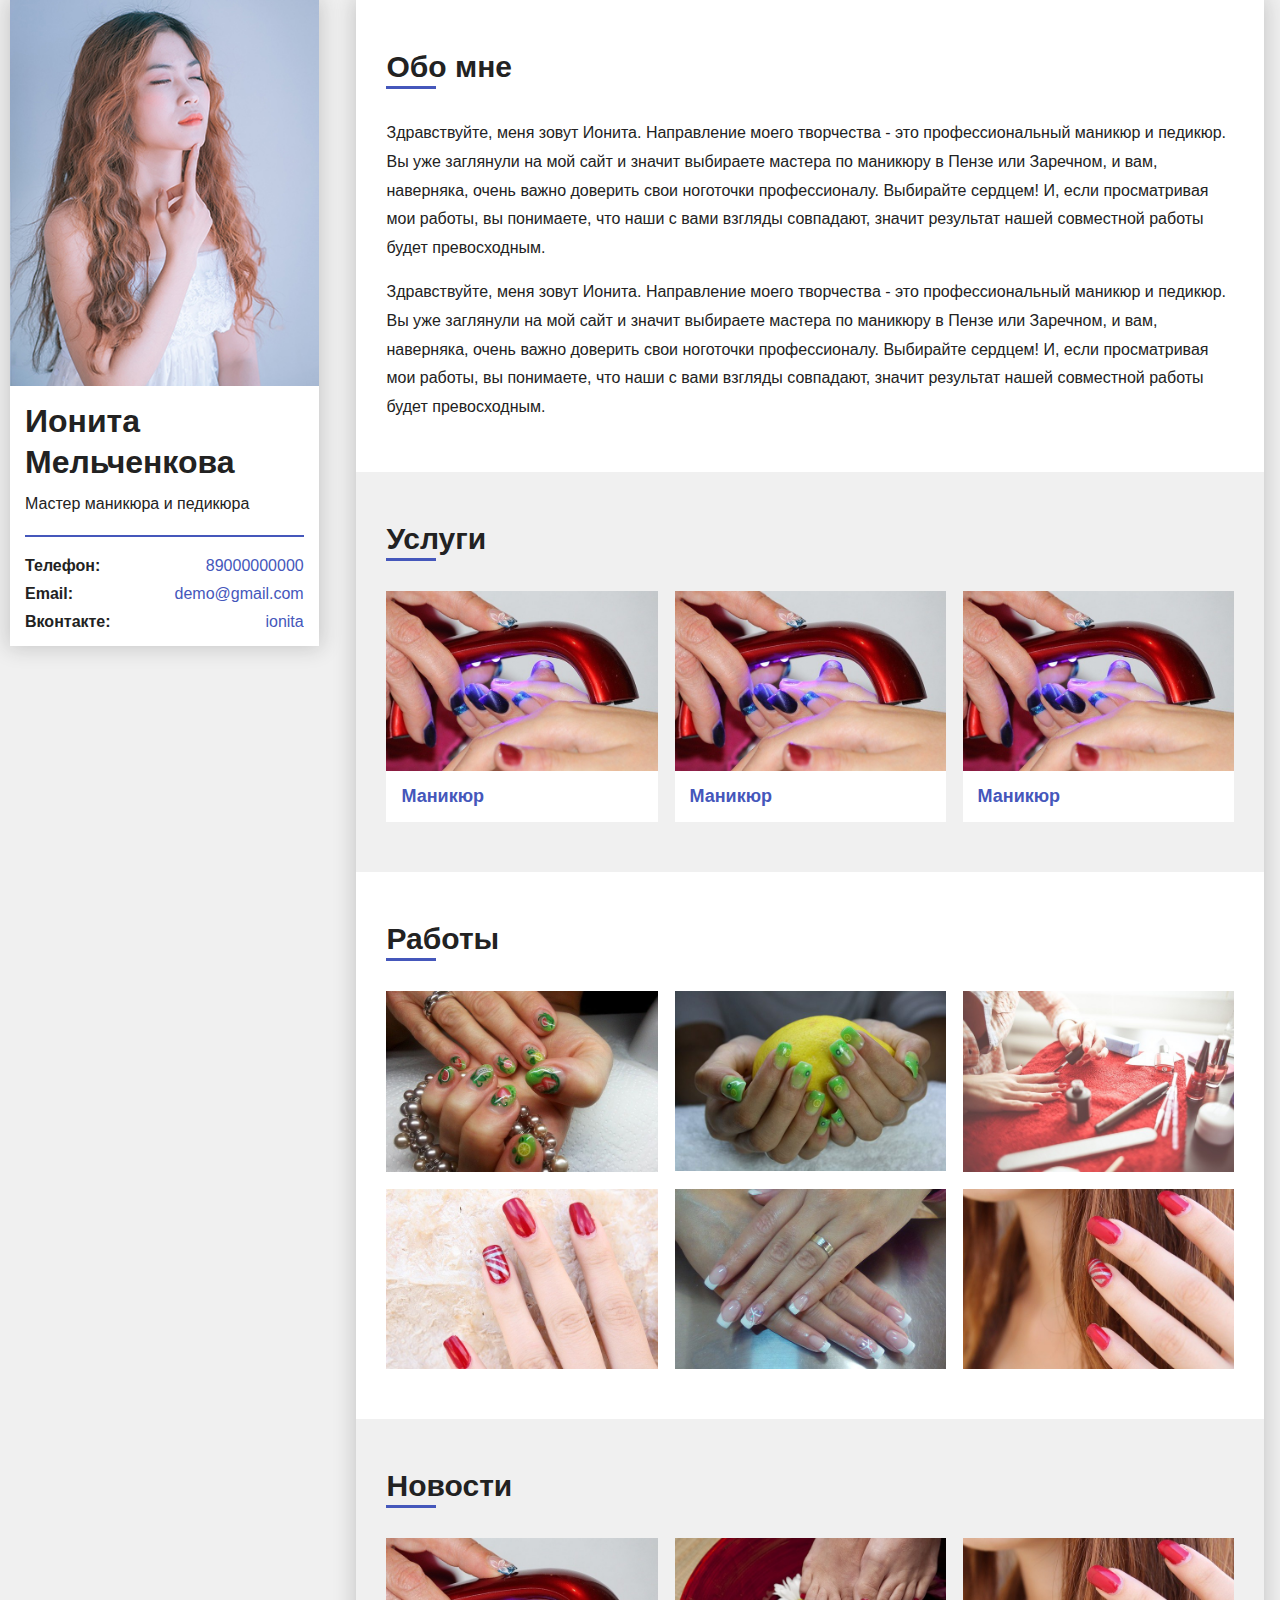
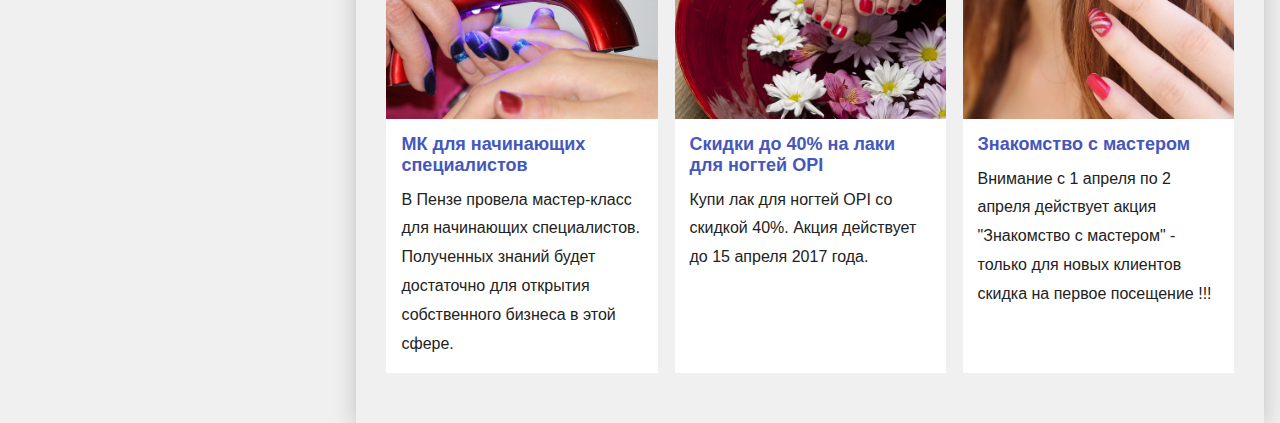
<file: index.html>
﻿<!DOCTYPE html>
<html lang="ru">
<head>
<meta charset="utf-8">
    <meta name="viewport" content="width=device-width, initial-scale=1">
    <title>Личный сайт Иониты Мельченкова</title>
<link rel="stylesheet" href="css/style.css">
</head>
<body>
    <div class="main-container">
        <div class="profile">
            <div class="profile__preview">
                <img class="responsive-img" src="images/avatar.jpg" alt="Фотография Иониты Мельченковой">
            </div>
            <div class="profile__body">
                <div class="profile__group">
                    <h1 class="title title_l profile__title">
                        <span class="profile__name">Ионита Мельченкова</span>
                        <span class="profile__post">Мастер маникюра и педикюра</span>
                    </h1>
                </div>
                <div class="profile__group">
                    <div class="profile__row">
                        <span class="profile__param">Телефон:</span>
                        <a href="tel:+79000000000" class="profile__value">89000000000</a>
                    </div>
                    <div class="profile__row">
                        <span class="profile__param">Email:</span>
                        <a href="mailto:demo@gmail.com" class="profile__value">demo@gmail.com</a>
                    </div>
                    <div class="profile__row">
                        <span class="profile__param">Вконтакте:</span>
                        <a href="https://vk.com" class="profile__value">ionita</a>
                    </div>
                </div>
            </div>
        </div>
        <main class="content">
            <section class="section">
                <h2 class="title title_m section__title">Обо мне</h2>
                <div class="section__content">
                    <p>
                        Здравствуйте, меня зовут Ионита. Направление моего творчества - это профессиональный маникюр и педикюр.
                        Вы уже заглянули на мой сайт и значит выбираете мастера по маникюру в Пензе или Заречном,
                        и вам, наверняка, очень важно доверить свои ноготочки профессионалу. Выбирайте сердцем!
                        И, если просматривая мои работы, вы понимаете, что наши с вами взгляды совпадают,
                        значит результат нашей совместной работы будет превосходным.
                    </p>
                    <p>
                        Здравствуйте, меня зовут Ионита. Направление моего творчества - это профессиональный маникюр и педикюр.
                        Вы уже заглянули на мой сайт и значит выбираете мастера по маникюру в Пензе или Заречном,
                        и вам, наверняка, очень важно доверить свои ноготочки профессионалу. Выбирайте сердцем!
                        И, если просматривая мои работы, вы понимаете, что наши с вами взгляды совпадают,
                        значит результат нашей совместной работы будет превосходным.
                    </p>
                </div>
            </section>
            <section class="section">
                <h2 class="title title_m section__title">Услуги</h2>
                <div class="section__content">
                    <div class="post">
                        <a href="#0" class="post__item">
                            <div class="post__preview">
                                <img src="images/post1.jpg" alt="Изображение для услуги маникюр">
                            </div>
                            <div class="post__body">
                                <h3 class="title title_s">Маникюр</h3>
                            </div>
                        </a>
                    </div>
                    <div class="post">
                        <a href="#0" class="post__item">
                            <div class="post__preview">
                                <img src="images/post1.jpg" alt="Изображение для услуги маникюр">
                            </div>
                            <div class="post__body">
                                <h3 class="title title_s">Маникюр</h3>
                            </div>
                        </a>
                    </div>
                    <div class="post">
                        <a href="#0" class="post__item">
                            <div class="post__preview">
                                <img src="images/post1.jpg" alt="Изображение для услуги маникюр">
                            </div>
                            <div class="post__body">
                                <h3 class="title title_s">Маникюр</h3>
                            </div>
                        </a>
                    </div>
                </div>
            </section>
            <section class="section">
                <h2 class="title title_m section__title">Работы</h2>
                <div class="section__content">
                    <div class="post">
                        <a href="#0" class="work">
                            <img src="images/post4.jpg" alt="Изображение для услуги маникюр">
                            <span class="work__name">Название работы</span>
                        </a>
                    </div>
                    <div class="post">
                        <a href="#0" class="work">
                            <img src="images/post5.jpg" alt="Изображение для услуги маникюр">
                            <span class="work__name">Название работы</span>
                        </a>
                    </div>
                    <div class="post">
                        <a href="#0" class="work">
                            <img src="images/post6.jpg" alt="Изображение для услуги маникюр">
                            <span class="work__name">Название работы</span>
                        </a>
                    </div>
                    <div class="post">
                        <a href="#0" class="work">
                            <img src="images/post7.jpg" alt="Изображение для услуги маникюр">
                            <span class="work__name">Название работы</span>
                        </a>
                    </div>
                    <div class="post">
                        <a href="#0" class="work">
                            <img src="images/post8.jpg" alt="Изображение для услуги маникюр">
                            <span class="work__name">Название работы</span>
                        </a>
                    </div>
                    <div class="post">
                        <a href="#0" class="work">
                            <img src="images/post3.jpg" alt="Изображение для услуги маникюр">
                            <span class="work__name">Название работы</span>
                        </a>
                    </div>
                </div>
            </section>
            <section class="section">
                <h2 class="title title_m section__title">Новости</h2>
                <div class="section__content">
                    <div class="post">
                        <div class="post__preview">
                            <img src="images/post1.jpg" alt="Изображение для услуги маникюр">
                        </div>
                        <div class="post__body">
                            <h3 class="title title_s"><a href="single-post.html">МК для начинающих специалистов</a></h3>
                            <div class="post__content">
                                <p>В Пензе провела мастер-класс для начинающих специалистов. Полученных знаний будет достаточно для открытия собственного бизнеса в этой сфере.</p>
                            </div>
                        </div>
                    </div>
                    <div class="post">
                        <div class="post__preview">
                            <img src="images/post2.jpg" alt="Изображение для услуги маникюр">
                        </div>
                        <div class="post__body">
                            <h3 class="title title_s"><a href="#">Скидки до 40% на лаки для ногтей OPI</a></h3>
                            <div class="post__content">
                                <p>Купи лак для ногтей OPI со скидкой 40%. Акция действует до 15 апреля 2017 года.</p>
                            </div>
                        </div>
                    </div>
                    <div class="post">
                        <div class="post__preview">
                            <img src="images/post3.jpg" alt="Изображение для услуги маникюр">
                        </div>
                        <div class="post__body">
                            <h3 class="title title_s"><a href="#">Знакомство с мастером</a></h3>
                            <div class="post__content">
                                <p>Внимание с 1 апреля по 2 апреля действует акция "Знакомство с мастером" - только для новых клиентов скидка на первое посещение !!!</p>
                            </div>
                        </div>
                    </div>
                </div>
            </section>
        </main>
    </div>
</body>
</html>
</file>
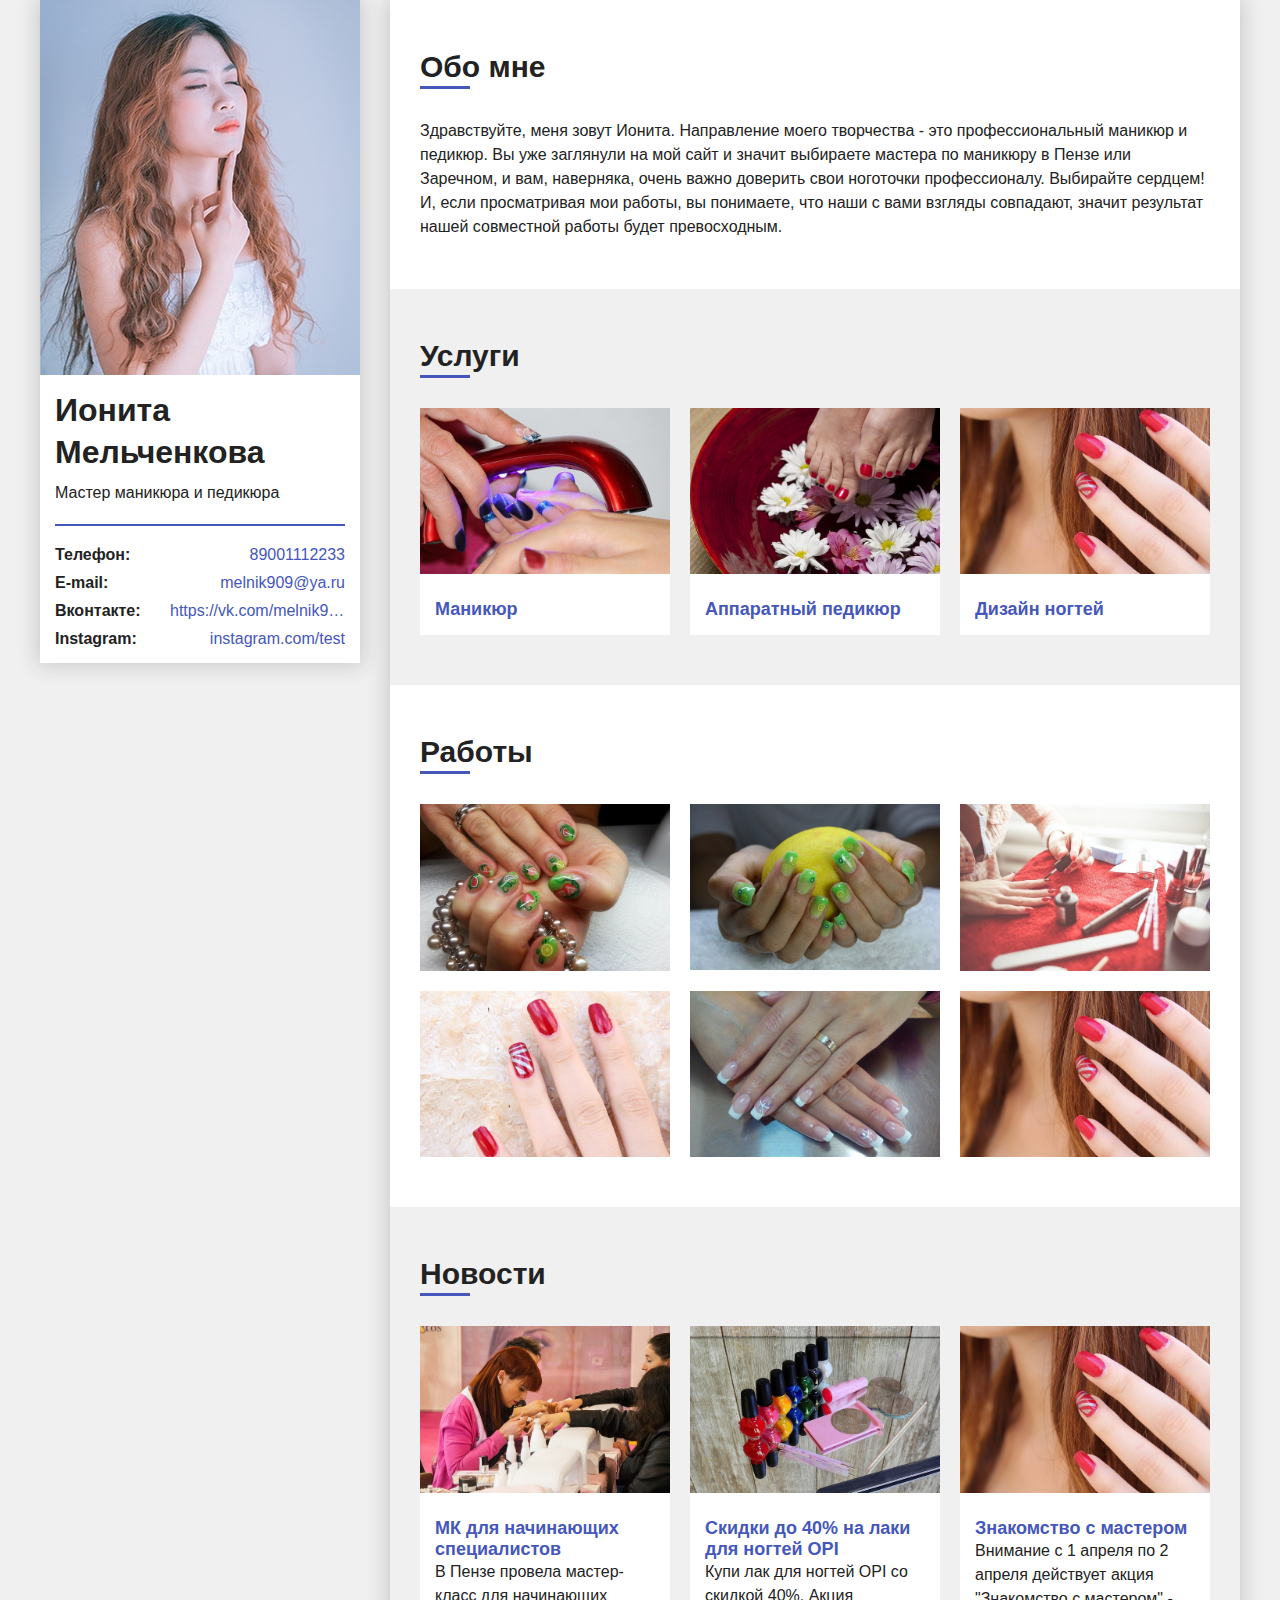
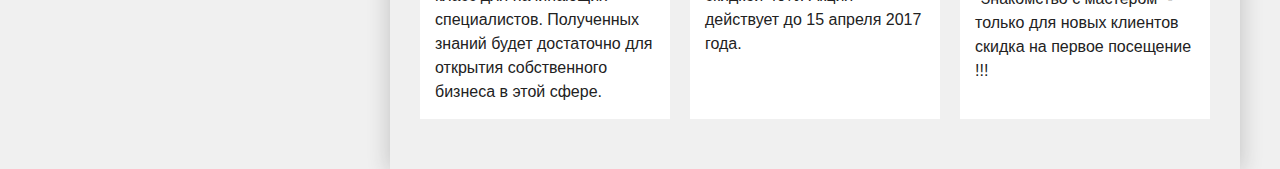
<file: fixed/index.html>
<!DOCTYPE html>
<html lang="ru">
<head>
<meta charset="utf-8">
<title>Шаблона персонального сайта</title>
<link rel="stylesheet" href="css/style.css">
</head>
<body>
    <div class="main-container">
        <div class="profile">
            <div class="profile__imgbox">
                <img src="images/avatar.jpg" class="profile__avatar" alt="Фотография Стаса Мельникова">
            </div>
            <div class="profile__group">
                <h1 class="title profile__title">
                    <span class="profile__name">Ионита Мельченкова</span>
                    <span class="profile__post">Мастер маникюра и педикюра</span>
                </h1>
                <div class="contacts">
                    <div class="contacts__group">
                        <span class="contacts__name">Телефон:</span>
                        <a href="tel:+79001112233" class="contacts__value">89001112233</a>
                    </div>
                    <div class="contacts__group">
                        <span class="contacts__name">E-mail:</span>
                        <a href="mailto:test@ya.ru" class="contacts__value">melnik909@ya.ru</a>
                    </div>
                    <div class="contacts__group">
                        <span class="contacts__name">Вконтакте:</span>
                        <a href="#" class="contacts__value">https://vk.com/melnik909</a>
                    </div>
                    <div class="contacts__group">
                        <span class="contacts__name">Instagram:</span>
                        <a href="#" class="contacts__value">instagram.com/test</a>
                    </div>
                </div>
            </div>
        </div>
        <main class="content">
            <section class="section">
                <h2 class="title title_xl section__title">Обо мне</h2>
                <div class="section__content">
                    <p>
                        Здравствуйте, меня зовут Ионита. Направление моего творчества - это профессиональный маникюр и педикюр.
                        Вы уже заглянули на мой сайт и значит выбираете мастера по маникюру в Пензе или Заречном,
                        и вам, наверняка, очень важно доверить свои ноготочки профессионалу. Выбирайте сердцем!
                        И, если просматривая мои работы, вы понимаете, что наши с вами взгляды совпадают,
                        значит результат нашей совместной работы будет превосходным.
                    </p>
                </div>
            </section>
            <section class="section">
                <h2 class="title title_xl section__title">Услуги</h2>
                <div class="section__content">
                    <div class="post">
                        <a href="#0" class="post__link">
                            <div class="post__preview">
                                <img src="images/post1.jpg" class="post__img" alt="Превью услуги">
                            </div>
                            <div class="post__body">
                                <h3 class="title title_s">Маникюр</h3>
                            </div>
                        </a>
                    </div>
                    <div class="post">
                        <a href="#0" class="post__link">
                            <div class="post__preview">
                                <img src="images/post2.jpg" class="post__img" alt="Превью услуги">
                            </div>
                            <div class="post__body">
                                <h3 class="title title_s">Аппаратный педикюр</h3>
                            </div>
                        </a>
                    </div>
                    <div class="post">
                        <a href="#0" class="post__link">
                            <div class="post__preview">
                                <img src="images/post3.jpg" class="post__img" alt="Превью услуги">
                            </div>
                            <div class="post__body">
                                <h3 class="title title_s">Дизайн ногтей</h3>
                            </div>
                        </a>
                    </div>
                </div>
            </section>
            <section class="section">
                <h2 class="title title_xl section__title">Работы</h2>
                <div class="section__content">
                    <div class="post">
                        <a href="#" class="post__link work">
                            <img src="images/post4.jpg" class="post__img" alt="Превью услуги">
                            <span class="work__name">Название работы</span>
                        </a>
                    </div>
                    <div class="post">
                        <a href="#" class="post__link work">
                            <img src="images/post5.jpg" class="post__img" alt="Превью услуги">
                            <span class="work__name">Название работы</span>
                        </a>
                    </div>
                    <div class="post">
                        <a href="#" class="post__link work">
                            <img src="images/post6.jpg" class="post__img" alt="Превью услуги">
                            <span class="work__name">Название работы</span>
                        </a>
                    </div>
                    <div class="post">
                        <a href="#" class="post__link work">
                            <img src="images/post7.jpg" class="post__img" alt="Превью услуги">
                            <span class="work__name">Название работы</span>
                        </a>
                    </div>
                    <div class="post">
                        <a href="#" class="post__link work">
                            <img src="images/post8.jpg" class="post__img" alt="Превью услуги">
                            <span class="work__name">Название работы</span>
                        </a>
                    </div>
                    <div class="post">
                        <a href="#" class="post__link work">
                            <img src="images/post3.jpg" class="post__img" alt="Превью услуги">
                            <span class="work__name">Название работы</span>
                        </a>
                    </div>
                </div>
            </section>
            <section class="section">
                <h2 class="title title_xl section__title">Новости</h2>
                <div class="section__content">
                    <div class="post">
                        <div class="post__preview">
                            <img src="images/post9.jpg" class="post__img" alt="Превью новости">
                        </div>
                        <div class="post__body">
                            <h3 class="title title_s"><a href="#">МК для начинающих специалистов</a></h3>
                            <div class="post__content">
                                <p>В Пензе провела мастер-класс для начинающих специалистов. Полученных знаний будет достаточно для открытия собственного бизнеса в этой сфере.</p>
                            </div>
                        </div>
                    </div>
                    <div class="post">
                        <div class="post__preview">
                            <img src="images/post10.jpg" class="post__img" alt="Превью новости">
                        </div>
                        <div class="post__body">
                            <h3 class="title title_s"><a href="#">Скидки до 40% на лаки для ногтей OPI</a></h3>
                            <div class="post__content">
                                <p>Купи лак для ногтей OPI со скидкой 40%. Акция действует до 15 апреля 2017 года.</p>
                            </div>
                        </div>
                    </div>
                    <div class="post">
                        <div class="post__preview">
                            <img src="images/post3.jpg" class="post__img" alt="Превью услуги">
                        </div>
                        <div class="post__body">
                            <h3 class="title title_s"><a href="#">Знакомство с мастером</a></h3>
                            <div class="post__content">
                                <p>Внимание с 1 апреля по 2 апреля действует акция "Знакомство с мастером" - только для новых клиентов скидка на первое посещение !!!</p>
                            </div>
                        </div>
                    </div>
                </div>
            </section>
        </main>
    </div>
</body>
</html>
</file>
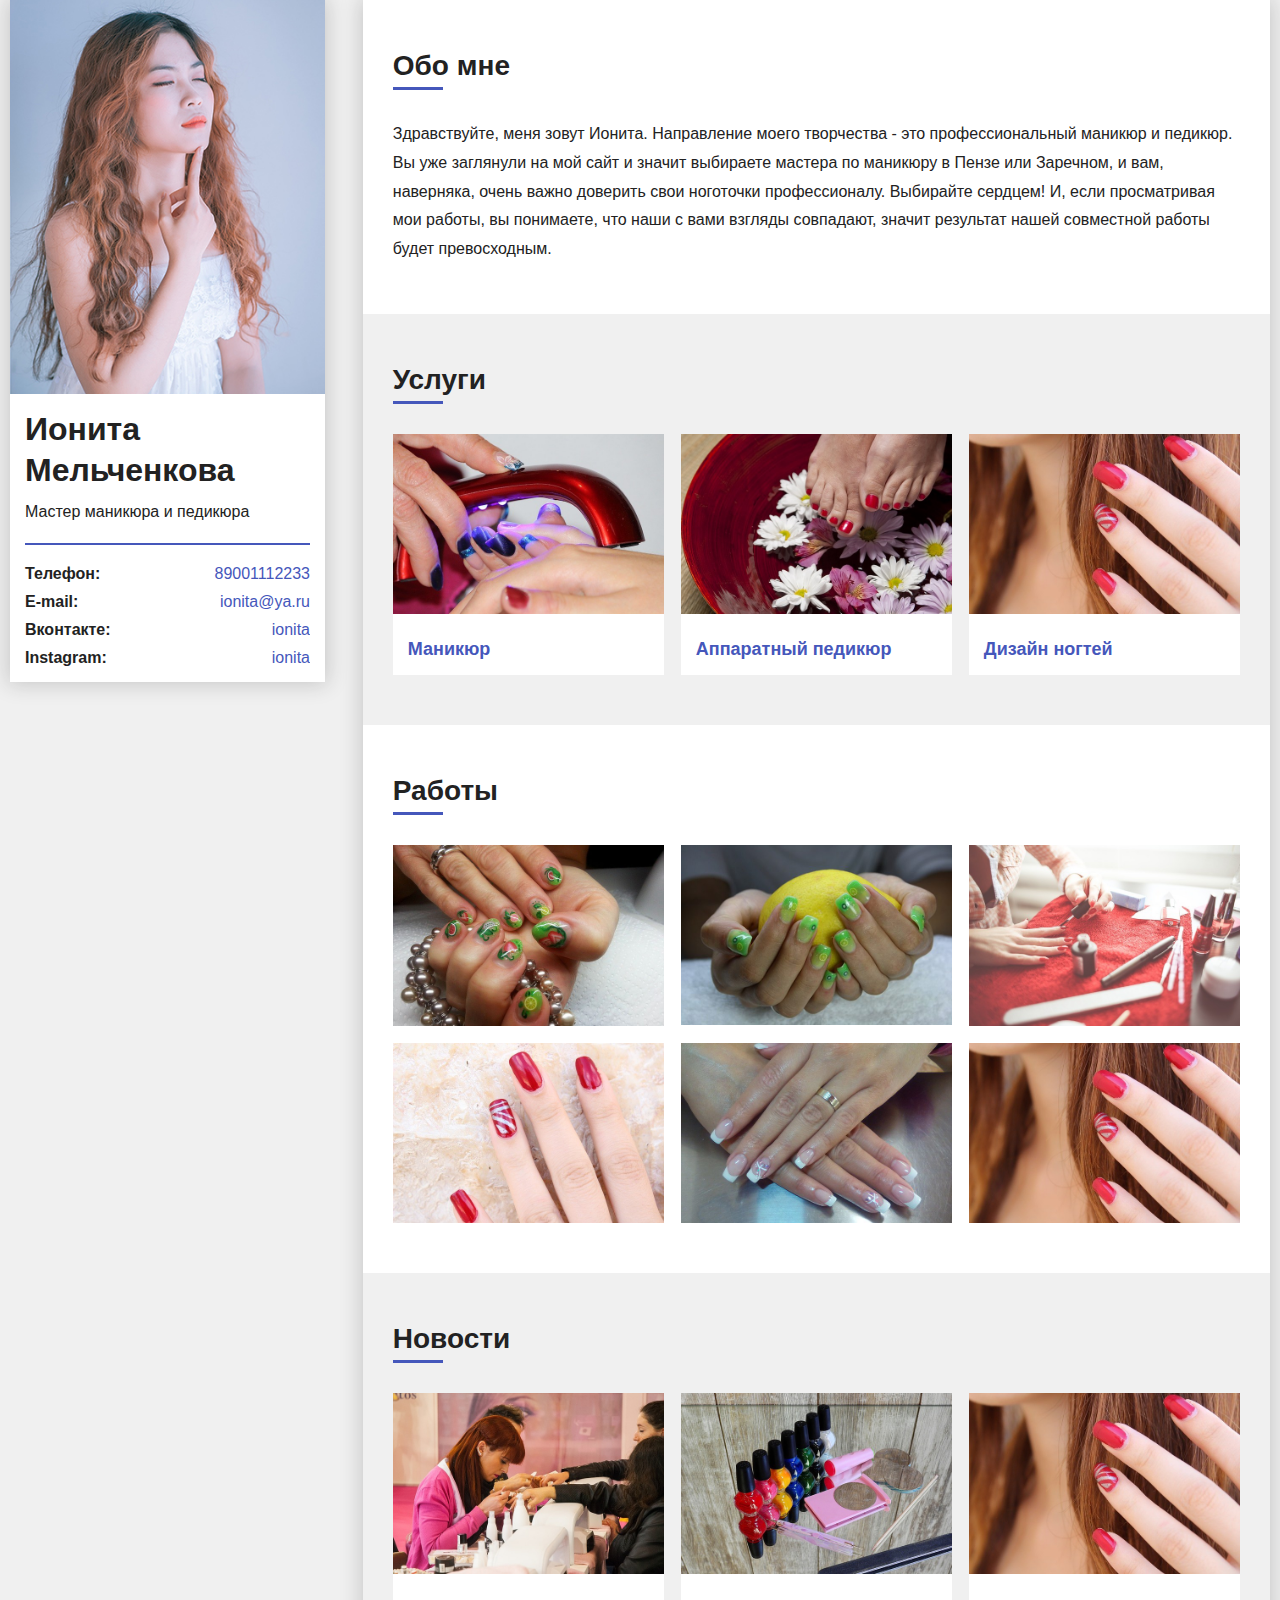
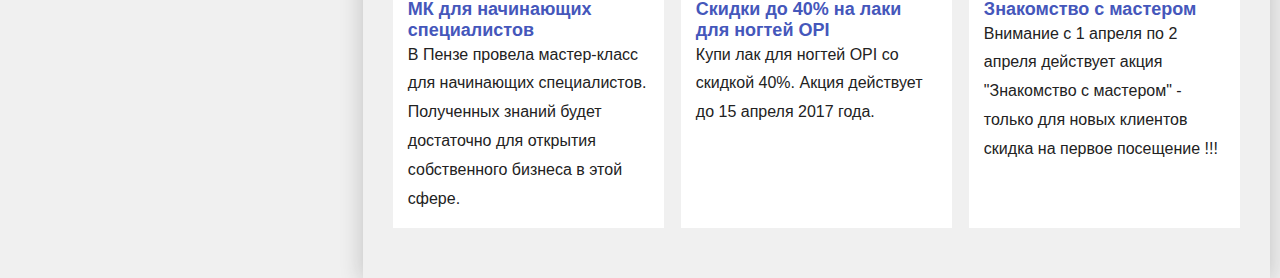
<file: ready/index.html>
<!DOCTYPE html>
<html lang="ru">
<head>
<meta charset="utf-8">
<meta name="viewport" content="width=device-width, initial-scale=1">
<title>Шаблона персонального сайта</title>
<link rel="stylesheet" href="css/style.css">
</head>
<body>
    <div class="main-container">
        <div class="profile">
            <div class="profile__imgbox">
                <img src="images/avatar.jpg" class="profile__avatar" alt="Фотография Стаса Мельникова">
            </div>
            <div class="profile__group">
                <h1 class="title profile__title">
                    <span class="profile__name">Ионита Мельченкова</span>
                    <span class="profile__post">Мастер маникюра и педикюра</span>
                </h1>
                <div class="contacts">
                    <div class="contacts__group">
                        <span class="contacts__name">Телефон:</span>
                        <a href="tel:+79001112233" class="contacts__value">89001112233</a>
                    </div>
                    <div class="contacts__group">
                        <span class="contacts__name">E-mail:</span>
                        <a href="mailto:test@ya.ru" class="contacts__value">ionita@ya.ru</a>
                    </div>
                    <div class="contacts__group">
                        <span class="contacts__name">Вконтакте:</span>
                        <a href="#" class="contacts__value">ionita</a>
                    </div>
                    <div class="contacts__group">
                        <span class="contacts__name">Instagram:</span>
                        <a href="#" class="contacts__value">ionita</a>
                    </div>
                </div>
            </div>
        </div>
        <main class="content">
            <section class="section">
                <h2 class="title title_xl section__title">Обо мне</h2>
                <div class="section__content">
                    <p>
                        Здравствуйте, меня зовут Ионита. Направление моего творчества - это профессиональный маникюр и педикюр.
                        Вы уже заглянули на мой сайт и значит выбираете мастера по маникюру в Пензе или Заречном,
                        и вам, наверняка, очень важно доверить свои ноготочки профессионалу. Выбирайте сердцем!
                        И, если просматривая мои работы, вы понимаете, что наши с вами взгляды совпадают,
                        значит результат нашей совместной работы будет превосходным.
                    </p>
                </div>
            </section>
            <section class="section">
                <h2 class="title title_xl section__title">Услуги</h2>
                <div class="section__content">
                    <div class="post">
                        <a href="single-post.html" class="post__link">
                            <div class="post__preview">
                                <img src="images/post1.jpg" class="post__img" alt="Превью услуги">
                            </div>
                            <div class="post__body">
                                <h3 class="title title_s">Маникюр</h3>
                            </div>
                        </a>
                    </div>
                    <div class="post">
                        <a href="single-post.html" class="post__link">
                            <div class="post__preview">
                                <img src="images/post2.jpg" class="post__img" alt="Превью услуги">
                            </div>
                            <div class="post__body">
                                <h3 class="title title_s">Аппаратный педикюр</h3>
                            </div>
                        </a>
                    </div>
                    <div class="post">
                        <a href="single-post.html" class="post__link">
                            <div class="post__preview">
                                <img src="images/post3.jpg" class="post__img" alt="Превью услуги">
                            </div>
                            <div class="post__body">
                                <h3 class="title title_s">Дизайн ногтей</h3>
                            </div>
                        </a>
                    </div>
                </div>
            </section>
            <section class="section">
                <h2 class="title title_xl section__title">Работы</h2>
                <div class="section__content">
                    <div class="post">
                        <a href="single-post.html" class="post__link work">
                            <img src="images/post4.jpg" class="post__img" alt="Превью услуги">
                            <span class="work__name">Название работы</span>
                        </a>
                    </div>
                    <div class="post">
                        <a href="single-post.html" class="post__link work">
                            <img src="images/post5.jpg" class="post__img" alt="Превью услуги">
                            <span class="work__name">Название работы</span>
                        </a>
                    </div>
                    <div class="post">
                        <a href="single-post.html" class="post__link work">
                            <img src="images/post6.jpg" class="post__img" alt="Превью услуги">
                            <span class="work__name">Название работы</span>
                        </a>
                    </div>
                    <div class="post">
                        <a href="single-post.html" class="post__link work">
                            <img src="images/post7.jpg" class="post__img" alt="Превью услуги">
                            <span class="work__name">Название работы</span>
                        </a>
                    </div>
                    <div class="post">
                        <a href="single-post.html" class="post__link work">
                            <img src="images/post8.jpg" class="post__img" alt="Превью услуги">
                            <span class="work__name">Название работы</span>
                        </a>
                    </div>
                    <div class="post">
                        <a href="single-post.html" class="post__link work">
                            <img src="images/post3.jpg" class="post__img" alt="Превью услуги">
                            <span class="work__name">Название работы</span>
                        </a>
                    </div>
                </div>
            </section>
            <section class="section">
                <h2 class="title title_xl section__title">Новости</h2>
                <div class="section__content">
                    <div class="post">
                        <div class="post__preview">
                            <img src="images/post9.jpg" class="post__img" alt="Превью новости">
                        </div>
                        <div class="post__body">
                            <h3 class="title title_s"><a href="single-post.html">МК для начинающих специалистов</a></h3>
                            <div class="post__content">
                                <p>В Пензе провела мастер-класс для начинающих специалистов. Полученных знаний будет достаточно для открытия собственного бизнеса в этой сфере.</p>
                            </div>
                        </div>
                    </div>
                    <div class="post">
                        <div class="post__preview">
                            <img src="images/post10.jpg" class="post__img" alt="Превью новости">
                        </div>
                        <div class="post__body">
                            <h3 class="title title_s"><a href="single-post.html">Скидки до 40% на лаки для ногтей OPI</a></h3>
                            <div class="post__content">
                                <p>Купи лак для ногтей OPI со скидкой 40%. Акция действует до 15 апреля 2017 года.</p>
                            </div>
                        </div>
                    </div>
                    <div class="post">
                        <div class="post__preview">
                            <img src="images/post3.jpg" class="post__img" alt="Превью услуги">
                        </div>
                        <div class="post__body">
                            <h3 class="title title_s"><a href="single-post.html">Знакомство с мастером</a></h3>
                            <div class="post__content">
                                <p>Внимание с 1 апреля по 2 апреля действует акция "Знакомство с мастером" - только для новых клиентов скидка на первое посещение !!!</p>
                            </div>
                        </div>
                    </div>
                </div>
            </section>
        </main>
    </div>
</body>
</html>
</file>
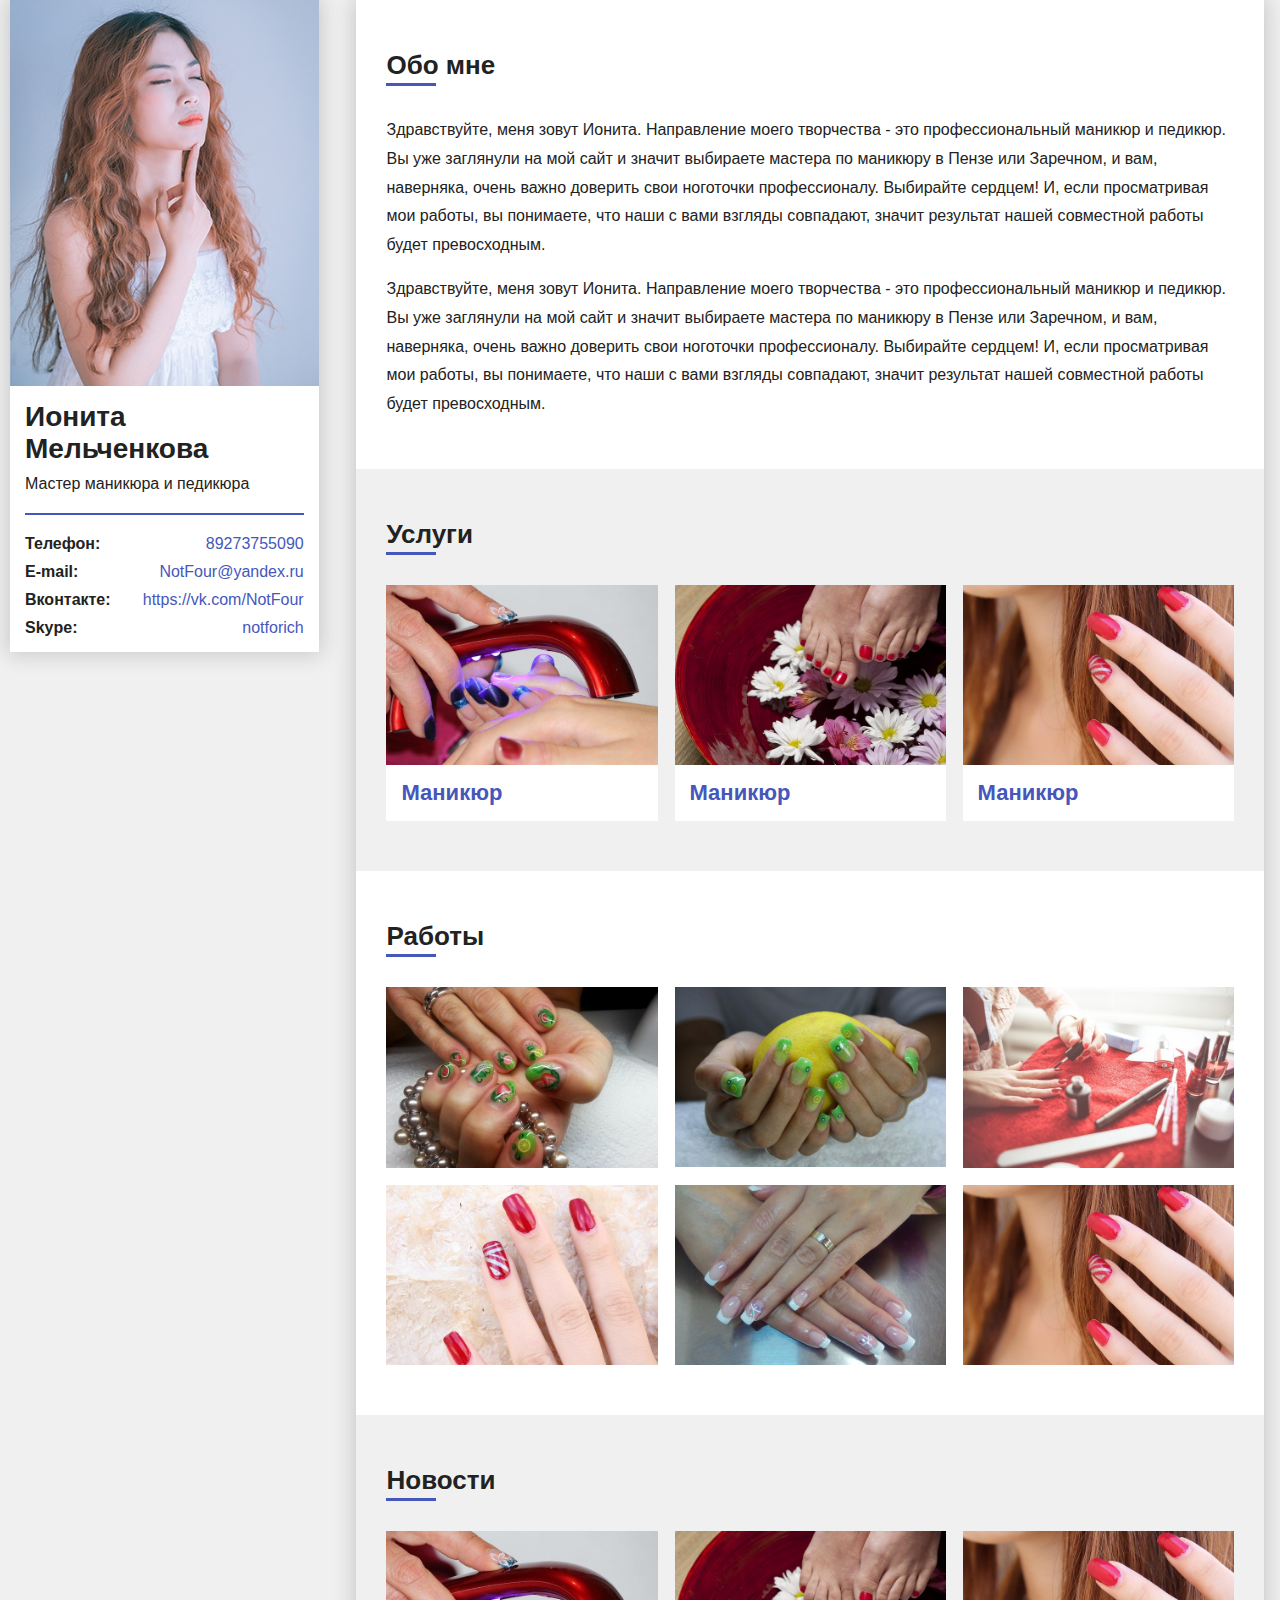
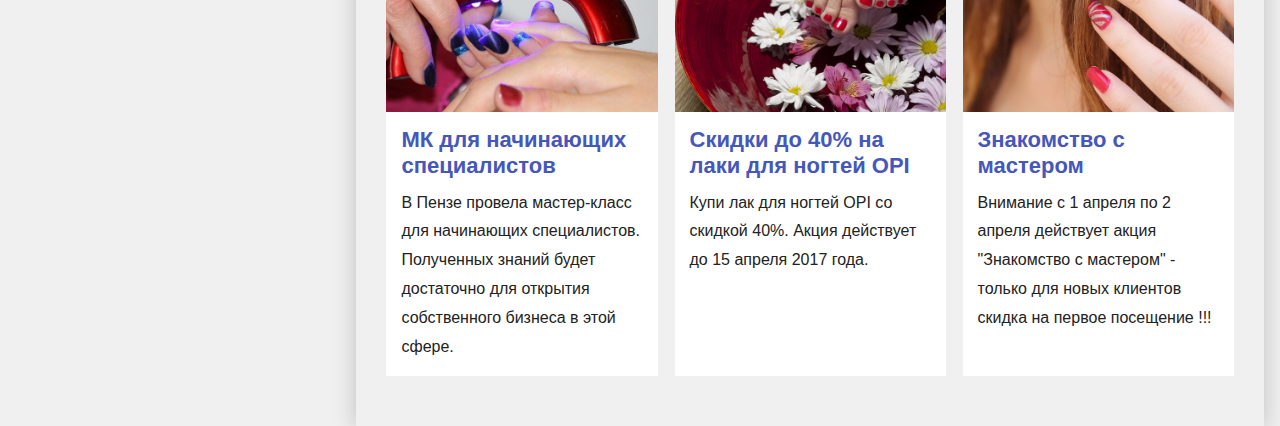
<file: indexOld.html>
﻿<!DOCTYPE html>
<html lang="ru">
<head>
    <meta charset="utf-8">
    <title>Личный сайт Иониты Мельченковой</title>
    <link rel="stylesheet" href="css/style.css">
</head>
<body>
<div class="main-container">
    <div class="profile">
        <div class="profile__preview">
            <img class="responsive-img" src="images/avatar.jpg" alt="Фотография Иониты Мельченковой">
        </div>
        <div class="profile__body">
            <div class="profile__group">
                <h1 class="title profile__title">
                    <span class="profile__name">Ионита Мельченкова</span>
                    <span class="profile__post">Мастер маникюра и педикюра</span>
                </h1>
            </div>
            <div class="profile__group">
                <div class="profile__row">
                    <span class="profile__param">Телефон:</span>
                    <a class="profile__value" href="tel:+79273755090">89273755090</a>
                </div>
                <div class="profile__row">
                    <span class="profile__param">E-mail:</span>
                    <a class="profile__value" href="#0">NotFour@yandex.ru</a>
                </div>
                <div class="profile__row">
                    <span class="profile__param">Вконтакте:</span>
                    <a class="profile__value" href="#0">https://vk.com/NotFour</a>
                </div>
                <div class="profile__row">
                    <span class="profile__param">Skype:</span>
                    <a class="profile__value" href="#0">notforich</a>
                </div>
            </div>
        </div>
    </div>
    <main class="content">
        <section class="section">
            <h2 class="title section__title">Обо мне</h2>
            <div class="section__content">
                <p>
                    Здравствуйте, меня зовут Ионита. Направление моего творчества - это профессиональный маникюр и
                    педикюр.
                    Вы уже заглянули на мой сайт и значит выбираете мастера по маникюру в Пензе или Заречном,
                    и вам, наверняка, очень важно доверить свои ноготочки профессионалу. Выбирайте сердцем!
                    И, если просматривая мои работы, вы понимаете, что наши с вами взгляды совпадают,
                    значит результат нашей совместной работы будет превосходным.
                </p>
                <p>
                    Здравствуйте, меня зовут Ионита. Направление моего творчества - это профессиональный маникюр и
                    педикюр.
                    Вы уже заглянули на мой сайт и значит выбираете мастера по маникюру в Пензе или Заречном,
                    и вам, наверняка, очень важно доверить свои ноготочки профессионалу. Выбирайте сердцем!
                    И, если просматривая мои работы, вы понимаете, что наши с вами взгляды совпадают,
                    значит результат нашей совместной работы будет превосходным.
                </p>
            </div>
        </section>
        <section class="section">
            <h2 class="title section__title">Услуги</h2>
            <div class="section__content">
                <div class="post">
                    <a class="post__item" href="#0">
                        <div class="post__preview">
                            <img class="responsive-img" src="images/post1.jpg" alt="Изображения для услуги маникюр">
                        </div>
                        <div class="post__body">
                            <h3 class="title post__title">Маникюр</h3>
                        </div>
                    </a>
                </div>
                <div class="post">
                    <a class="post__item" href="#0">
                        <div class="post__preview">
                            <img class="responsive-img" src="images/post2.jpg" alt="Изображения для услуги маникюр">
                        </div>
                        <div class="post__body">
                            <h3 class="title post__title">Маникюр</h3>
                        </div>
                    </a>
                </div>
                <div class="post">
                    <a class="post__item" href="#0">
                        <div class="post__preview">
                            <img class="responsive-img" src="images/post3.jpg" alt="Изображения для услуги маникюр">
                        </div>
                        <div class="post__body">
                            <h3 class="title post__title">Маникюр</h3>
                        </div>
                    </a>
                </div>
            </div>
        </section>
        <section class="section">
            <h2 class="title section__title">Работы</h2>
            <div class="section__content">
                <div class="post">
                    <a class="work" href="#0">
                        <img class="responsive-img" src="images/post4.jpg" alt="Изображения для услуги маникюр">
                        <span class="work__name">Название работы</span>
                    </a>
                </div>
                <div class="post">
                    <a class="work" href="#0">
                        <img class="responsive-img" src="images/post5.jpg" alt="Изображения для услуги маникюр">
                        <span class="work__name">Название работы</span>
                    </a>
                </div>
                <div class="post">
                    <a class="work" href="#0">
                        <img class="responsive-img" src="images/post6.jpg" alt="Изображения для услуги маникюр">
                        <span class="work__name">Название работы</span>
                    </a>
                </div>
                <div class="post">
                    <a class="work" href="#0">
                        <img class="responsive-img" src="images/post7.jpg" alt="Изображения для услуги маникюр">
                        <span class="work__name">Название работы</span>
                    </a>
                </div>
                <div class="post">
                    <a class="work" href="#0">
                        <img class="responsive-img" src="images/post8.jpg" alt="Изображения для услуги маникюр">
                        <span class="work__name">Название работы</span>
                    </a>
                </div>
                <div class="post">
                    <a class="work" href="#0">
                        <img class="responsive-img" src="images/post3.jpg" alt="Изображения для услуги маникюр">
                        <span class="work__name">Название работы</span>
                    </a>
                </div>
            </div>
        </section>
        <section class="section">
            <h2 class="title section__title">Новости</h2>
            <div class="section__content">
                <div class="post">
                    <a class="post__item" href="#0">
                        <div class="post__preview">
                            <img class="responsive-img" src="images/post1.jpg" alt="Изображения для услуги маникюр">
                        </div>
                        <div class="post__body">
                            <h3 class="title post__title"><a href="#0">МК для начинающих специалистов</a></h3>
                            <div class="post__content">
                                <p>В Пензе провела мастер-класс для начинающих специалистов. Полученных знаний будет достаточно для открытия собственного бизнеса в этой сфере.</p>
                            </div>
                        </div>
                    </a>
                </div>
                <div class="post">
                    <a class="post__item" href="#0">
                        <div class="post__preview">
                            <img class="responsive-img" src="images/post2.jpg" alt="Изображения для услуги маникюр">
                        </div>
                        <div class="post__body">
                            <h3 class="title post__title"><a href="#0">Скидки до 40% на лаки для ногтей OPI</a></h3>
                            <div class="post__content">
                                <p>Купи лак для ногтей OPI со скидкой 40%. Акция действует до 15 апреля 2017 года.</p>
                            </div>
                        </div>
                    </a>
                </div>
                <div class="post">
                    <a class="post__item" href="#0">
                        <div class="post__preview">
                            <img class="responsive-img" src="images/post3.jpg" alt="Изображения для услуги маникюр">
                        </div>
                        <div class="post__body">
                            <h3 class="title post__title"><a href="#0">Знакомство с мастером</a></h3>
                            <div class="post__content">
                                <p>Внимание с 1 апреля по 2 апреля действует акция "Знакомство с мастером" - только для новых клиентов скидка на первое посещение !!!</p>
                            </div>
                        </div>
                    </a>
                </div>
            </div>
        </section>
    </main>
</div>
</body>
</html>
</file>
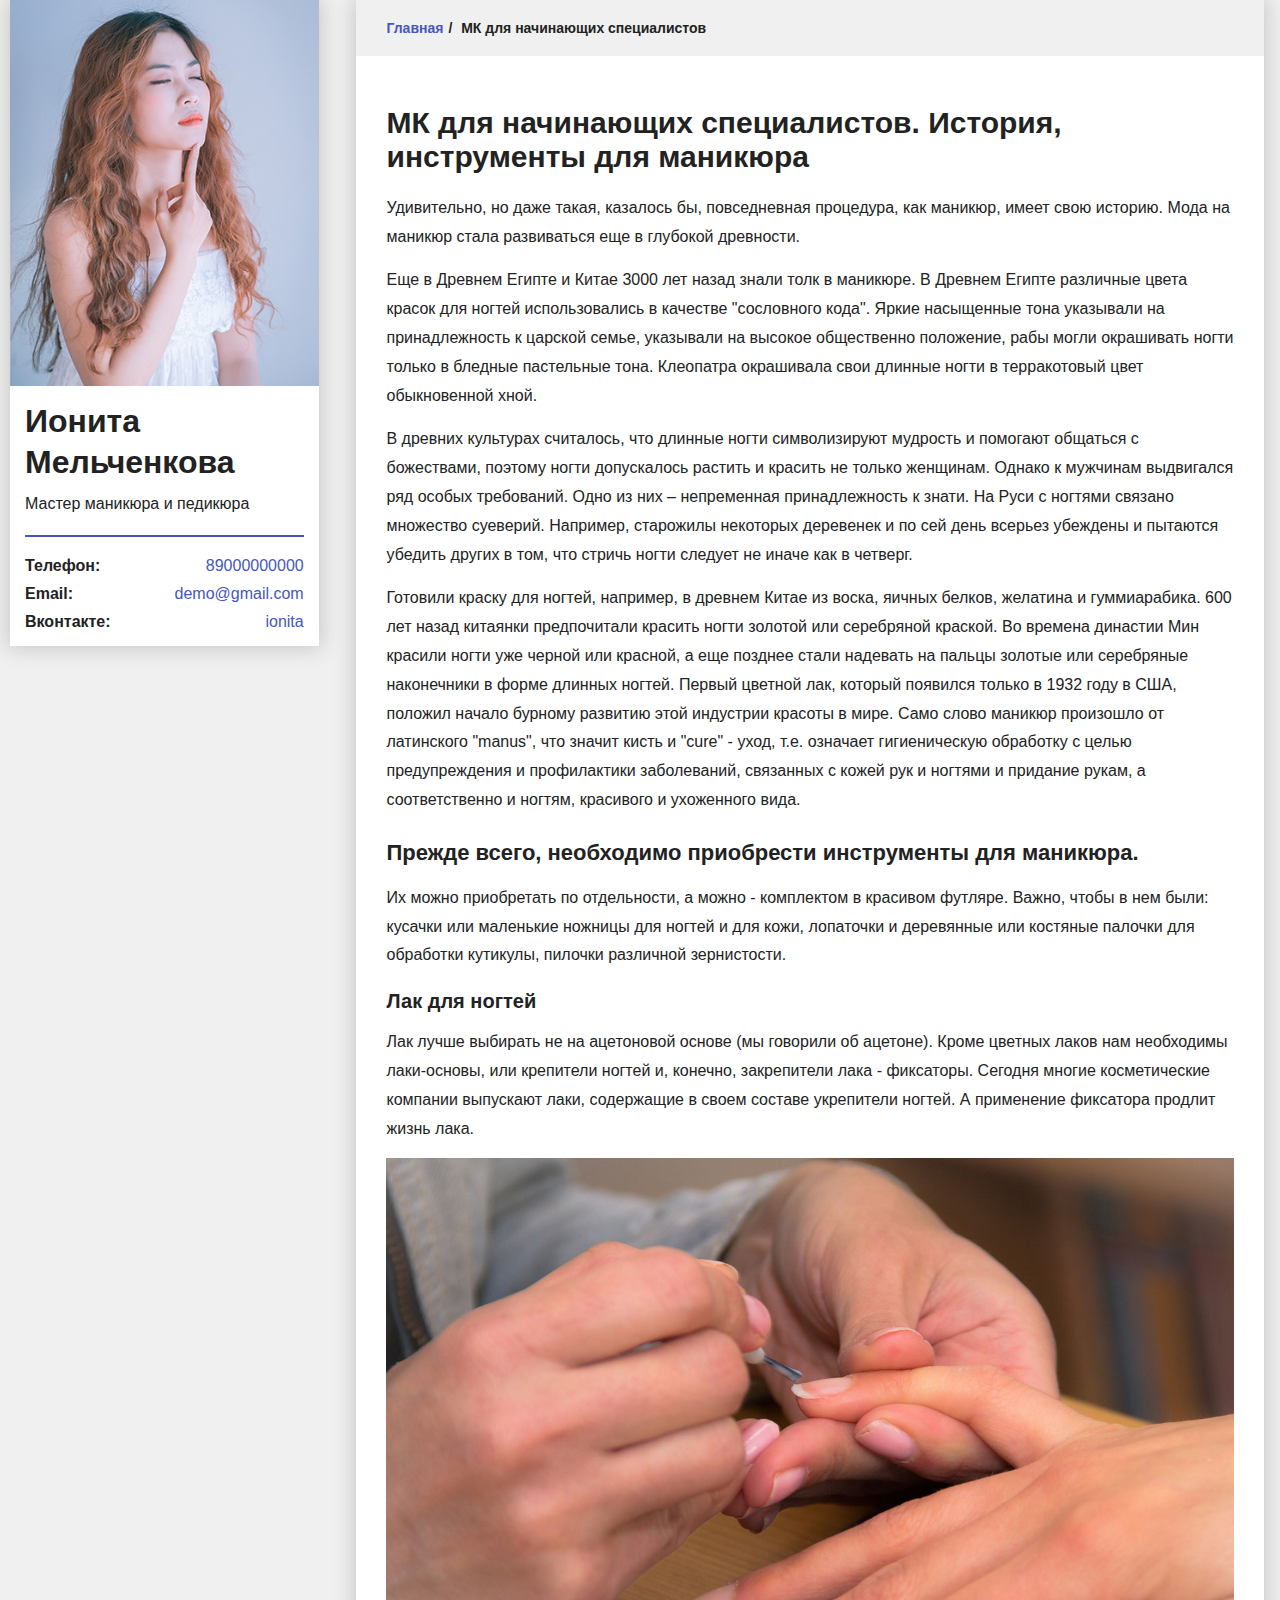
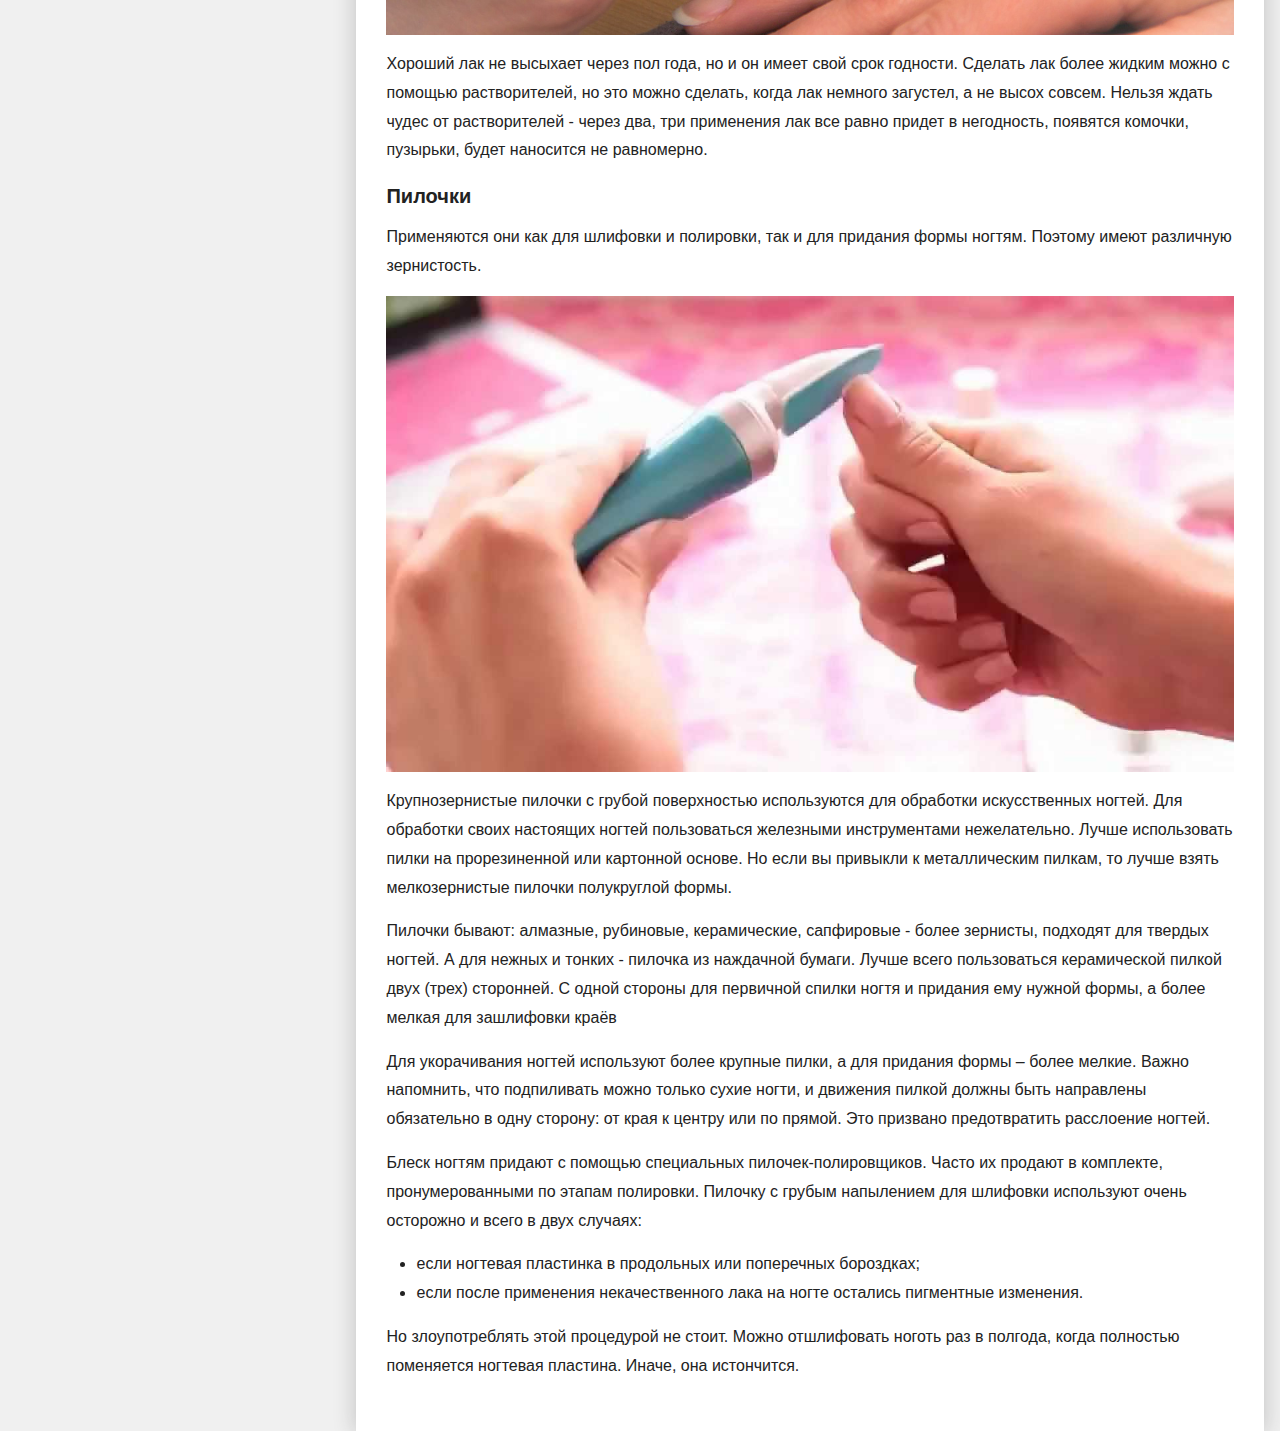
<file: single-post.html>
<!DOCTYPE html>
<html lang="ru">
<head>
    <meta charset="utf-8">
    <meta name="viewport" content="width=device-width, initial-scale=1">
    <title>Сингл пост</title>
    <link rel="stylesheet" href="css/style.css">
</head>
<body>
<div class="main-container">
    <div class="profile">
        <div class="profile__preview">
            <img src="images/avatar.jpg" alt="Фотография Иониты Мельченковой">
        </div>
        <div class="profile__body">
            <div class="profile__group">
                <h2 class="title title_l profile__title">
                    <span class="profile__name">Ионита Мельченкова</span>
                    <span class="profile__post">Мастер маникюра и педикюра</span>
                </h2>
            </div>
            <div class="profile__group">
                <div class="profile__row">
                    <span class="profile__param">Телефон:</span>
                    <a href="tel:+79000000000" class="profile__value">89000000000</a>
                </div>
                <div class="profile__row">
                    <span class="profile__param">Email:</span>
                    <a href="mailto:demo@gmail.com" class="profile__value">demo@gmail.com</a>
                </div>
                <div class="profile__row">
                    <span class="profile__param">Вконтакте:</span>
                    <a href="https://vk.com" class="profile__value">ionita</a>
                </div>
            </div>
        </div>
    </div>
    <main class="content">
        <div class="nav"><!--хлебные крошки, мы можем вернуться назад по крошкам-->
            <ul class="nav__list">
                <li class="nav__list-item"><a href="index.html">Главная</a></li>
                <li class="nav__list-item nav__list-item_active">МК для начинающих специалистов</li>
            </ul>
        </div>
        <article class="article">
            <h1 class="title title_m article__title">МК для начинающих специалистов. История, инструменты для маникюра</h1>
            <div class="article__content">
                <p>
                    Удивительно, но даже такая, казалось бы, повседневная процедура, как маникюр, имеет свою историю. Мода на маникюр стала развиваться еще в глубокой древности.
                </p>
                <p>
                    Еще в Древнем Египте и Китае 3000 лет назад знали толк в маникюре. В Древнем Египте различные цвета красок для ногтей использовались в качестве "сословного кода". Яркие насыщенные тона указывали на принадлежность к царской семье, указывали на высокое общественно положение, рабы могли окрашивать ногти только в бледные пастельные тона. Клеопатра окрашивала свои длинные ногти в терракотовый цвет обыкновенной хной.
                </p>
                <p>
                    В древних культурах считалось, что длинные ногти символизируют мудрость и помогают общаться с божествами, поэтому ногти допускалось растить и красить не только женщинам. Однако к мужчинам выдвигался ряд особых требований. Одно из них – непременная принадлежность к знати. На Руси с ногтями связано множество суеверий. Например, старожилы некоторых деревенек и по сей день всерьез убеждены и пытаются убедить других в том, что стричь ногти следует не иначе как в четверг.
                </p>
                <p>
                    Готовили краску для ногтей, например, в древнем Китае из воска, яичных белков, желатина и гуммиарабика. 600 лет назад китаянки предпочитали красить ногти золотой или серебряной краской. Во времена династии Мин красили ногти уже черной или красной, а еще позднее стали надевать на пальцы золотые или серебряные наконечники в форме длинных ногтей. Первый цветной лак, который появился только в 1932 году в США, положил начало бурному развитию этой индустрии красоты в мире. Само слово маникюр произошло от латинского "manus", что значит кисть и "cure" - уход, т.е. означает гигиеническую обработку с целью предупреждения и профилактики заболеваний, связанных с кожей рук и ногтями и придание рукам, а соответственно и ногтям, красивого и ухоженного вида.
                </p>
                <h3>Прежде всего, необходимо приобрести инструменты для маникюра.</h3>
                <p>Их можно приобретать по отдельности, а можно - комплектом в красивом футляре. Важно, чтобы в нем были: кусачки или маленькие ножницы для ногтей и для кожи, лопаточки и деревянные или костяные палочки для обработки кутикулы, пилочки различной зернистости.</p>
                <h4>Лак для ногтей</h4>
                <p>
                    Лак лучше выбирать не на ацетоновой основе (мы говорили об ацетоне). Кроме цветных лаков нам необходимы лаки-основы, или крепители ногтей и, конечно, закрепители лака - фиксаторы. Сегодня многие косметические компании выпускают лаки, содержащие в своем составе укрепители ногтей. А применение фиксатора продлит жизнь лака.
                </p>
                <p><img src="images/post11.jpg" alt="Лак для ногтей"></p>
                <p>
                    Хороший лак не высыхает через пол года, но и он имеет свой срок годности. Сделать лак более жидким можно с помощью растворителей, но это можно сделать, когда лак немного загустел, а не высох совсем. Нельзя ждать чудес от растворителей - через два, три применения лак все равно придет в негодность, появятся комочки, пузырьки, будет наносится не равномерно.
                </p>
                <h4>Пилочки</h4>
                <p>
                    Применяются они как для шлифовки и полировки, так и для придания формы ногтям. Поэтому имеют различную зернистость.
                </p>
                <p><img src="images/post12.jpg" alt="Пилочки"></p>
                <p>
                    Крупнозернистые пилочки с грубой поверхностью используются для обработки искусственных ногтей. Для обработки своих настоящих ногтей пользоваться железными инструментами нежелательно. Лучше использовать пилки на прорезиненной или картонной основе. Но если вы привыкли к металлическим пилкам, то лучше взять мелкозернистые пилочки полукруглой формы.
                </p>
                <p>
                    Пилочки бывают: алмазные, рубиновые, керамические, сапфировые - более зернисты, подходят для твердых ногтей. А для нежных и тонких - пилочка из наждачной бумаги. Лучше всего пользоваться керамической пилкой двух (трех) сторонней. С одной стороны для первичной спилки ногтя и придания ему нужной формы, а более мелкая для зашлифовки краёв
                </p>
                <p>
                    Для укорачивания ногтей используют более крупные пилки, а для придания формы – более мелкие. Важно напомнить, что подпиливать можно только сухие ногти, и движения пилкой должны быть направлены обязательно в одну сторону: от края к центру или по прямой. Это призвано предотвратить расслоение ногтей.
                </p>
                <p>
                    Блеск ногтям придают с помощью специальных пилочек-полировщиков. Часто их продают в комплекте, пронумерованными по этапам полировки. Пилочку с грубым напылением для шлифовки используют очень осторожно и всего в двух случаях:
                </p>
                <ul>
                    <li>если ногтевая пластинка в продольных или поперечных бороздках; </li>
                    <li>если после применения некачественного лака на ногте остались пигментные изменения.</li>
                </ul>
                <p>
                    Но злоупотреблять этой процедурой не стоит. Можно отшлифовать ноготь раз в полгода, когда полностью поменяется ногтевая пластина. Иначе, она истончится.
                </p>
            </div>
        </article>
    </main>
</div>
</body>
</html>
</file>
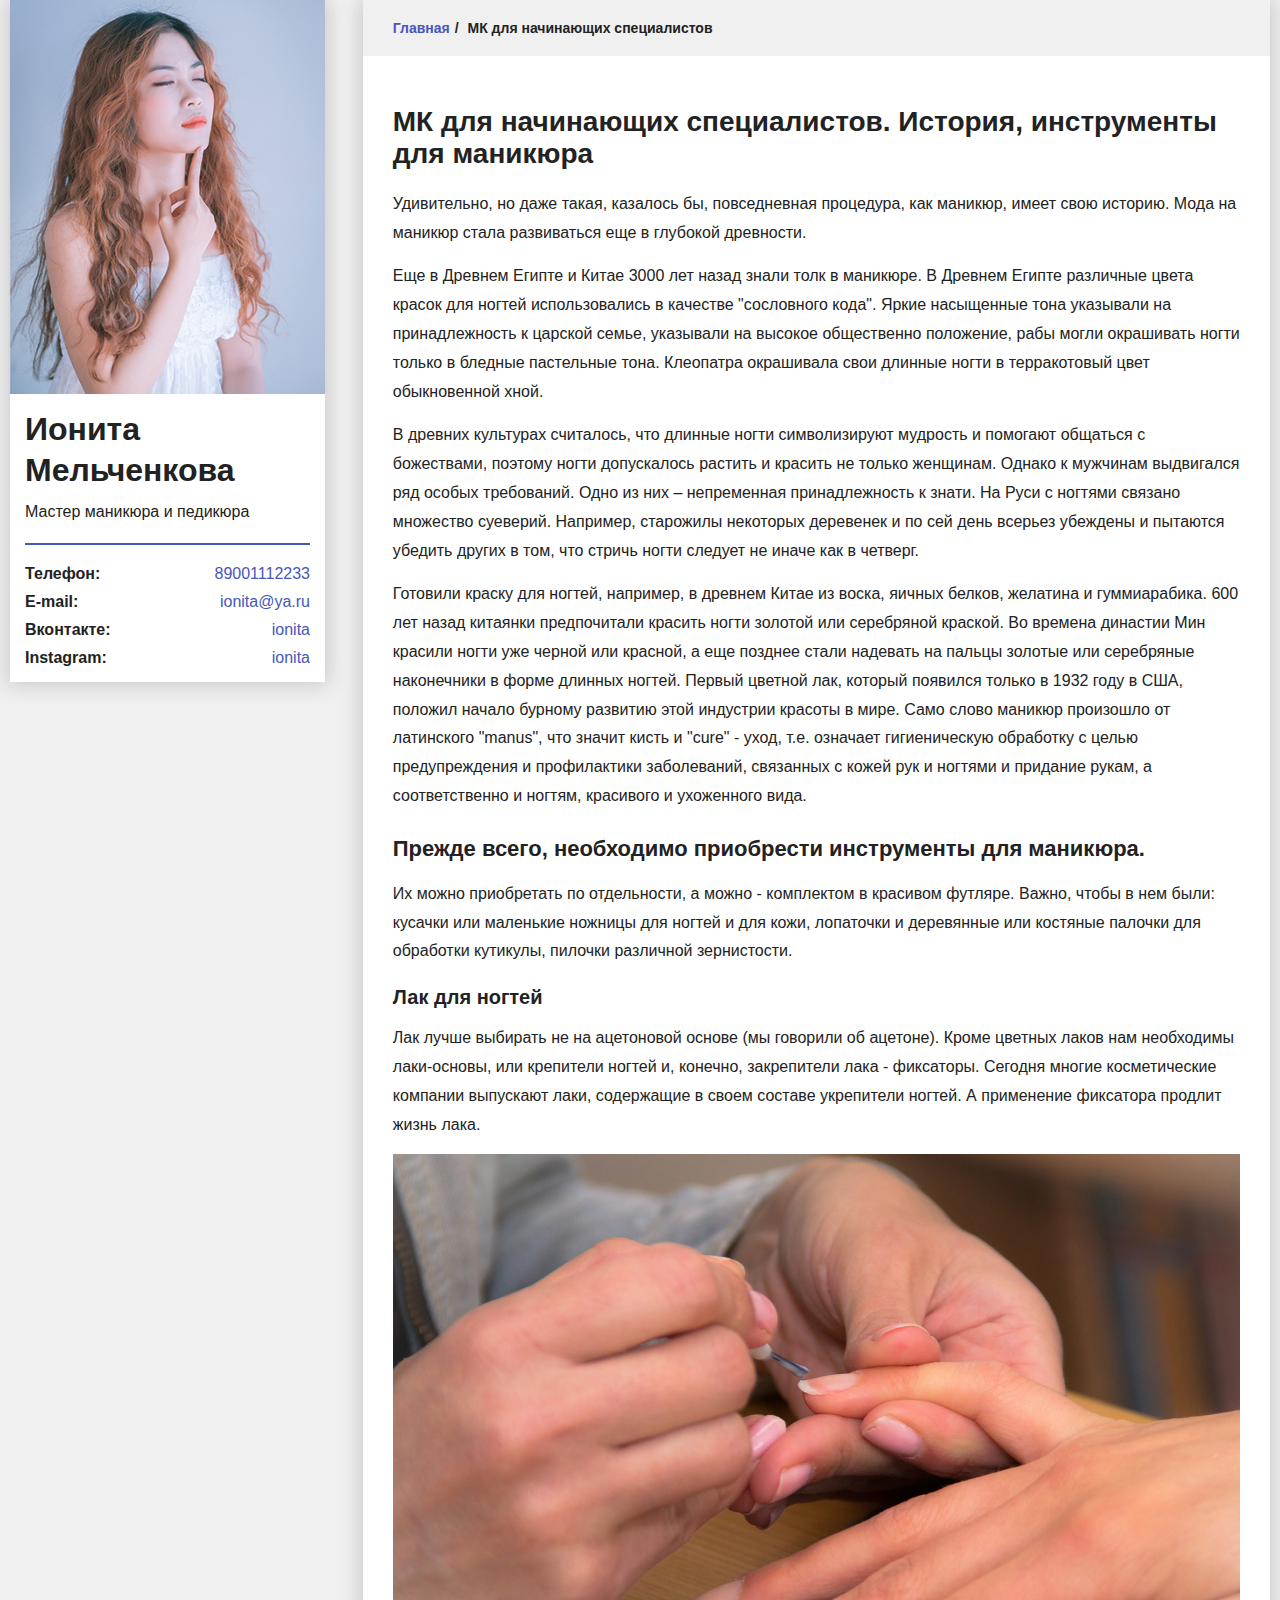
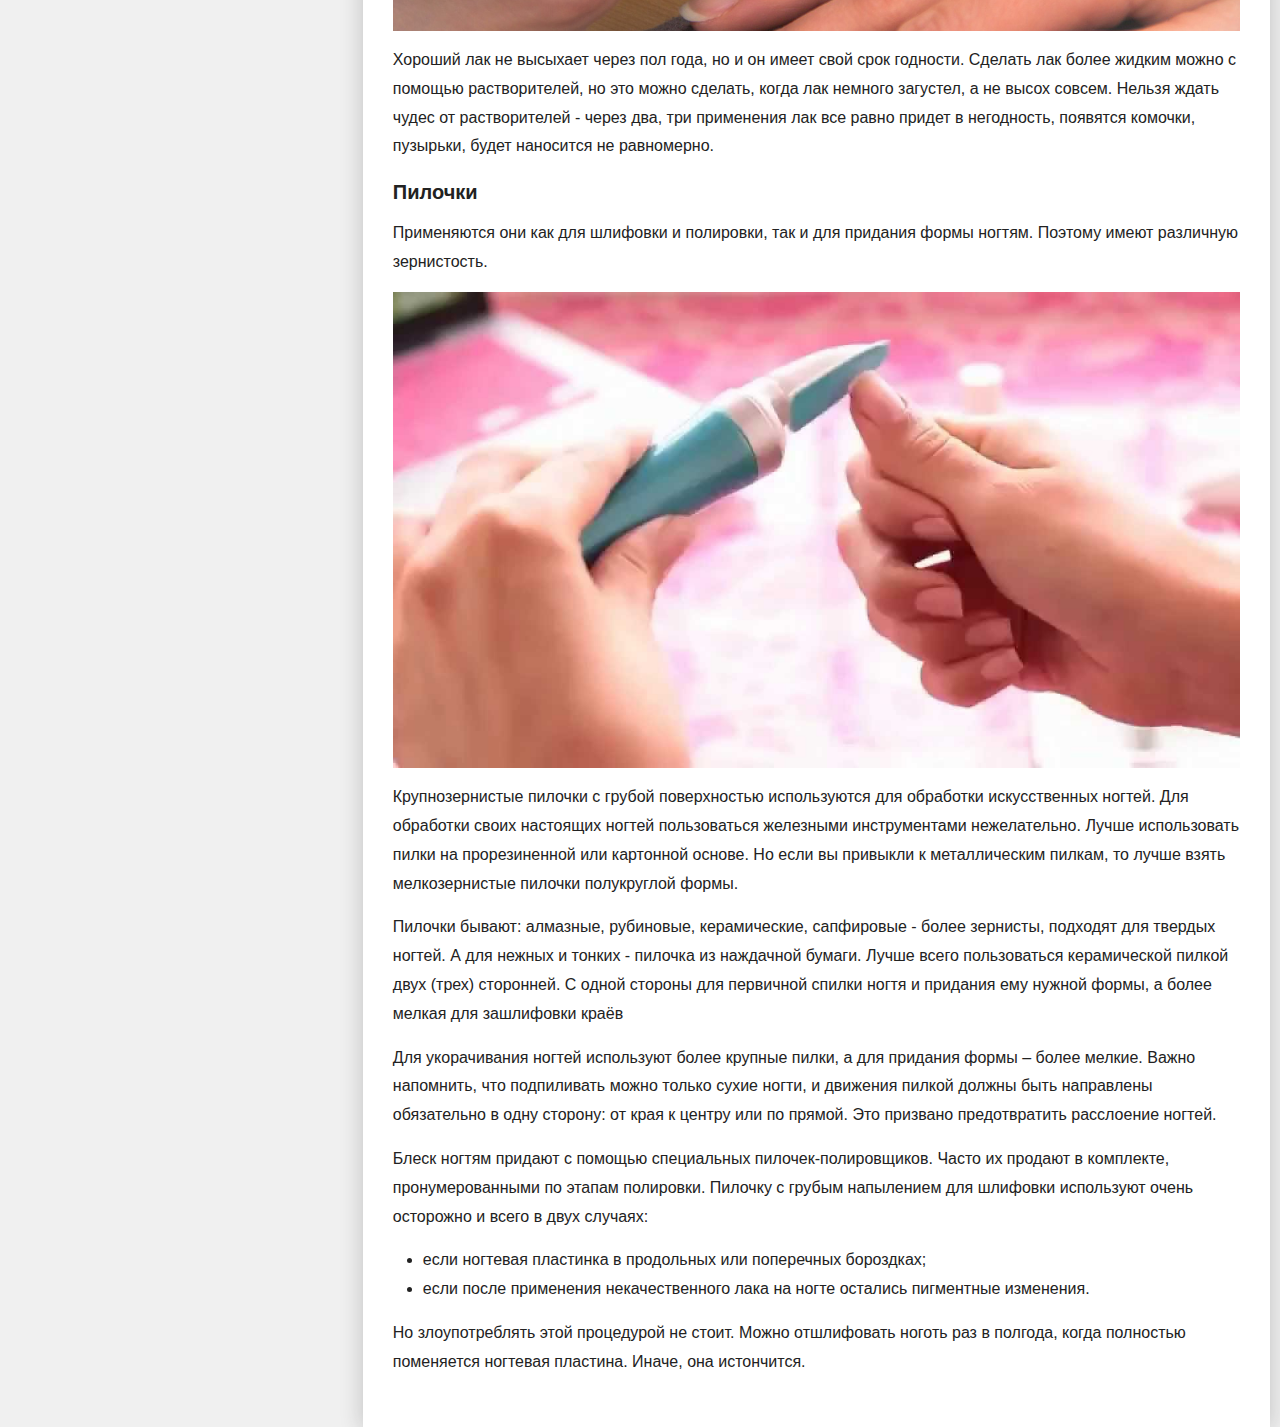
<file: ready/single-post.html>
<!DOCTYPE html>
<html lang="ru">
<head>
<meta charset="utf-8">
    <meta name="viewport" content="width=device-width, initial-scale=1">
    <title>Детальная страница</title>
<link rel="stylesheet" href="css/style.css">
</head>
<body>
    <div class="main-container">
        <div class="profile">
            <div class="profile__imgbox">
                <img src="images/avatar.jpg" class="profile__avatar" alt="Фотография Стаса Мельникова">
            </div>
            <div class="profile__group">
                <h2 class="title profile__title">
                    <span class="profile__name">Ионита Мельченкова</span>
                    <span class="profile__post">Мастер маникюра и педикюра</span>
                </h2>
                <div class="contacts">
                    <div class="contacts__group">
                        <span class="contacts__name">Телефон:</span>
                        <a href="tel:+79001112233" class="contacts__value">89001112233</a>
                    </div>
                    <div class="contacts__group">
                        <span class="contacts__name">E-mail:</span>
                        <a href="mailto:test@ya.ru" class="contacts__value">ionita@ya.ru</a>
                    </div>
                    <div class="contacts__group">
                        <span class="contacts__name">Вконтакте:</span>
                        <a href="#" class="contacts__value">ionita</a>
                    </div>
                    <div class="contacts__group">
                        <span class="contacts__name">Instagram:</span>
                        <a href="#" class="contacts__value">ionita</a>
                    </div>
                </div>
            </div>
        </div>
        <main class="content">
            <nav class="nav">
                <ul class="nav__list">
                    <li class="nav__list-item"><a href="index.html">Главная</a></li>
                    <li class="nav__list-item nav__list-item_active">МК для начинающих специалистов</li>
                </ul>
            </nav>
            <article class="article">
                <h1 class="title title_xl article__title">МК для начинающих специалистов. История, инструменты для маникюра</h1>
                <div class="article__content">
                    <p>
                        Удивительно, но даже такая, казалось бы, повседневная процедура, как маникюр, имеет свою историю. Мода на маникюр стала развиваться еще в глубокой древности.
                    </p>
                    <p>
                        Еще в Древнем Египте и Китае 3000 лет назад знали толк в маникюре. В Древнем Египте различные цвета красок для ногтей использовались в качестве "сословного кода". Яркие насыщенные тона указывали на принадлежность к царской семье, указывали на высокое общественно положение, рабы могли окрашивать ногти только в бледные пастельные тона. Клеопатра окрашивала свои длинные ногти в терракотовый цвет обыкновенной хной.
                    </p>
                    <p>
                        В древних культурах считалось, что длинные ногти символизируют мудрость и помогают общаться с божествами, поэтому ногти допускалось растить и красить не только женщинам. Однако к мужчинам выдвигался ряд особых требований. Одно из них – непременная принадлежность к знати. На Руси с ногтями связано множество суеверий. Например, старожилы некоторых деревенек и по сей день всерьез убеждены и пытаются убедить других в том, что стричь ногти следует не иначе как в четверг.
                    </p>
                    <p>
                        Готовили краску для ногтей, например, в древнем Китае из воска, яичных белков, желатина и гуммиарабика. 600 лет назад китаянки предпочитали красить ногти золотой или серебряной краской. Во времена династии Мин красили ногти уже черной или красной, а еще позднее стали надевать на пальцы золотые или серебряные наконечники в форме длинных ногтей. Первый цветной лак, который появился только в 1932 году в США, положил начало бурному развитию этой индустрии красоты в мире. Само слово маникюр произошло от латинского "manus", что значит кисть и "cure" - уход, т.е. означает гигиеническую обработку с целью предупреждения и профилактики заболеваний, связанных с кожей рук и ногтями и придание рукам, а соответственно и ногтям, красивого и ухоженного вида.
                    </p>
                    <h3>Прежде всего, необходимо приобрести инструменты для маникюра.</h3>
                    <p>Их можно приобретать по отдельности, а можно - комплектом в красивом футляре. Важно, чтобы в нем были: кусачки или маленькие ножницы для ногтей и для кожи, лопаточки и деревянные или костяные палочки для обработки кутикулы, пилочки различной зернистости.</p>
                    <h4>Лак для ногтей</h4>
                    <p>
                        Лак лучше выбирать не на ацетоновой основе (мы говорили об ацетоне). Кроме цветных лаков нам необходимы лаки-основы, или крепители ногтей и, конечно, закрепители лака - фиксаторы. Сегодня многие косметические компании выпускают лаки, содержащие в своем составе укрепители ногтей. А применение фиксатора продлит жизнь лака.
                    </p>
                    <p><img src="images/post11.jpg" alt="Лак для ногтей"></p>
                    <p>
                        Хороший лак не высыхает через пол года, но и он имеет свой срок годности. Сделать лак более жидким можно с помощью растворителей, но это можно сделать, когда лак немного загустел, а не высох совсем. Нельзя ждать чудес от растворителей - через два, три применения лак все равно придет в негодность, появятся комочки, пузырьки, будет наносится не равномерно.
                    </p>
                    <h4>Пилочки</h4>
                    <p>
                        Применяются они как для шлифовки и полировки, так и для придания формы ногтям. Поэтому имеют различную зернистость.
                    </p>
                    <p><img src="images/post12.jpg" alt="Пилочки"></p>
                    <p>
                        Крупнозернистые пилочки с грубой поверхностью используются для обработки искусственных ногтей. Для обработки своих настоящих ногтей пользоваться железными инструментами нежелательно. Лучше использовать пилки на прорезиненной или картонной основе. Но если вы привыкли к металлическим пилкам, то лучше взять мелкозернистые пилочки полукруглой формы.
                    </p>
                    <p>
                        Пилочки бывают: алмазные, рубиновые, керамические, сапфировые - более зернисты, подходят для твердых ногтей. А для нежных и тонких - пилочка из наждачной бумаги. Лучше всего пользоваться керамической пилкой двух (трех) сторонней. С одной стороны для первичной спилки ногтя и придания ему нужной формы, а более мелкая для зашлифовки краёв
                    </p>
                    <p>
                        Для укорачивания ногтей используют более крупные пилки, а для придания формы – более мелкие. Важно напомнить, что подпиливать можно только сухие ногти, и движения пилкой должны быть направлены обязательно в одну сторону: от края к центру или по прямой. Это призвано предотвратить расслоение ногтей.
                    </p>
                    <p>
                        Блеск ногтям придают с помощью специальных пилочек-полировщиков. Часто их продают в комплекте, пронумерованными по этапам полировки. Пилочку с грубым напылением для шлифовки используют очень осторожно и всего в двух случаях:
                    </p>
                    <ul>
                        <li>если ногтевая пластинка в продольных или поперечных бороздках; </li>
                        <li>если после применения некачественного лака на ногте остались пигментные изменения.</li>
                    </ul>
                    <p>
                        Но злоупотреблять этой процедурой не стоит. Можно отшлифовать ноготь раз в полгода, когда полностью поменяется ногтевая пластина. Иначе, она истончится.
                    </p>
                </div>
            </article>
        </main>
    </div>
</body>
</html>
</file>
<file: css/style.css>
@media screen and (min-width: 769px){

    html{
        font-size: 62.5%;
    }
 }

@media screen and (min-width: 641px) and (max-width: 768px){

    html{
        font-size: 56%;
    }
}

@media screen and (max-width: 640px){

    html{
        font-size: 50%;
    }
}

body{
	font-family: -apple-system, BlinkMacSystemFont, "Roboto", "Open Sans", "Helvetica Neue", "Segoe UI", "Arial", sans-serif;
	font-size: 1.6rem;
	color: #222;
	-webkit-font-smoothing: antialiased;
	-moz-osx-font-smoothing: grayscale;
	-webkit-overflow-scrolling: touch;
	margin: 0;
    background-color: #f0f0f0;
}

a{
    color: #4557bb;
    text-decoration: none;
}

a:hover, a:focus{
	color: #7c249e;
}

a:focus{
	outline-color: #7c249e;
}

p, ul{
	margin-top: 0;
	margin-bottom: 1.5rem;
	line-height: 1.8;
}

p:last-child, ul:last-child{
	margin-bottom: 0;
}

ul{
	padding: 0 0 0 3rem;
}

h1{
	font-size: 2.8rem;
	margin-top: 3.5rem;
	margin-bottom: 2.5rem;
}

h2{
	font-size: 2.6rem;
	margin-top: 3rem;
	margin-bottom: 2rem;
}

h3{
	font-size: 2.2rem;
	margin-top: 2.5rem;
	margin-bottom: 1.8rem;
}

h4{
	font-size: 2rem;
	margin-top: 2rem;
	margin-bottom: 1.5rem;
}

.title{
	margin-top: 0;
	margin-bottom: 0;
}

.title_l{
    font-size: 3.2rem;
	line-height: 1.3;    
}

.title_m{
    font-size: 3rem;
}

.title_s{
    font-size: 1.8rem;
}

img{
	max-width: 100%;
	height: auto;
	display: block;
}

.main-container{
	max-width: 1300px;
	margin-left: auto;
	margin-right: auto;
	padding-left: 1rem;
	padding-right: 1rem;
	display: flex;
	align-items: flex-start;
}

.profile{
	background-color: #fff;
	box-shadow: 0 0 2rem .2rem rgba(34, 34, 34, .2);
}

.profile__post{
	font-size: 1.6rem;
	font-weight: 400;
	display: block;
}

.profile__group{
	border-top: 2px solid #4557bb;
	padding-top: 2rem;
	margin-top: 2rem;
}

.profile__group:first-child{
	border: none;
	padding-top: 0;
	margin-top: 0;
}

.profile__row{
    display: flex;
    justify-content: space-between;
    margin-top: 1rem;
}

.profile__row:first-child{
    margin-top: 0;
}

.profile__param{
	width: 34%;
    margin-right: 5%;
	font-weight: 700;
}

.profile__value{
    width: 61%;
    text-align: right;
	white-space: nowrap;
    text-overflow: ellipsis;
    overflow: hidden;
}

.content{
	box-shadow: 0 0 2rem .2rem rgba(34, 34, 34, .2);
	background-color: #fff;
}

.section{
	padding: 5rem 3rem;
}

.section:nth-child(even){
	background-color: #f0f0f0;
}

.section__title{
	position: relative;
	padding-bottom: .5rem;
}

.section__title:after{
	content: "";
	width: 5rem;
	height: 3px;
	background-color: #4557bb;

	position: absolute;
	left: 0;
	bottom: 0;
}

.section__content{
	margin-top: 3rem;
	display: flex;
	justify-content: flex-start;
	flex-wrap: wrap;
}

.post{
	box-sizing: border-box;
	background-color: #fff;
}

.post:first-child{
	margin-top: 0;
}

.post__body{
	padding: 1.5rem;
}

.post__content{
	margin-top: 1rem;
}

.work{
	position: relative;
	display: block;
}

.work:before, .work__name{
	width: 100%;
	height: 100%;
	position: absolute;
	top: 0;
	left: 0;
	opacity: 0;
	transition: opacity .3s ease-out;
}

.work:before{
	content: "";
	background-color: #7c249e;
	z-index: 2;
}

.work__name{
	z-index: 3;
	font-size: 2rem;
	color: #fff;
	display: flex;
	align-items: center;
	justify-content: center;
	box-sizing: border-box;
	padding: .5rem;
	text-align: center;
}

.work:hover:before, .work:focus .work:before{
	opacity: .8;
}

.work:hover .work__name, .work:focus .work__name{
	opacity: 1;
}

.nav {
	background-color: #f0f0f0;
	font-size: 1.4rem;
	padding: 1.5rem 3rem;
}

.nav__list {
	padding-left: 0;
	margin-top: 0;
	margin-bottom: 0;
	list-style: none;
}

.nav__list-item {
	display: inline-block;/*если у элементов списка сдеоать инлайн блок, то у списка пропадают точки*/
	vertical-align: middle;
	font-weight: 700;
	margin-right: .5rem;
}

.nav__list-item:after{
	content: "/";
	display: inline-block;
	margin-left: .5rem;
}

.nav__list-item_active:after{
	display: none;
}

.article{
	padding: 5rem 3rem;
}

.article__title{
	margin-bottom: 2rem;
}

@media screen and (min-width: 1025px){

	.profile{
		width: 24.5%;
	}

    .profile__body{
    	padding: 1.5rem;
    }

    .profile__post{
    	margin-top: 1rem;
    }

    .content{
		width: 72%;
		margin-left: 3%;
	}

	.post{
		width: 32%;
	}

	.post:nth-child(3n+2){
		margin-left: 2%;
		margin-right: 2%;
	}

	.post:nth-child(2), .post:nth-child(3){
		margin-top: 0;
	}
}

@media screen and (max-width: 1024px){

	.main-container{
		flex-wrap: wrap;
	}

	.profile, .content{
		width: 100%;
		margin-top: 3rem;
	}

    .profile{
        padding: 3rem;
    }

    .profile__preview{
        width: 18rem;
        height: 18rem;
        border: 5px solid #4557bb;
        border-radius: 50%;
        overflow: hidden;
        margin: 0 auto 2rem;
    }

    .profile__title{
        text-align: center;
    }

    .profile__post{
        margin-top: .5rem;
    }
}

@media screen and (min-width: 481px) and (max-width: 1024px){

	.post{
		width: 49%;
	}

	.post:nth-child(2n+1){
		margin-right: 1%;
	}

	.post:nth-child(2n+2){
		margin-left: 1%;
	}
}

@media screen and (min-width: 481px){

	.post{
		margin-top: 2%;
	}

	.post:nth-child(2){
		margin-top: 0;
	}
}

@media screen and (max-width: 480px){

	.post{
		width: 100%;
		margin-top: 3rem;
	}
}
</file>
<file: fixed/css/style.css>
body {
    font-family: -apple-system, BlinkMacSystemFont, "Roboto", "Open Sans", "Helvetica Neue", "Segoe UI", "Arial", sans-serif;
    font-size: 16px;
    color: #222;

    -webkit-font-smoothing: antialiased;
    -moz-osx-font-smoothing: grayscale;
    -webkit-overflow-scrolling: touch;

    margin: 0;
    background-color: #f0f0f0;
}

/*
 * типографика
 */

a {
    color: #4557bb;
    text-decoration: none;
}

a:hover, a:focus {
    color: #7c249e;
}

a:focus {
    outline-color: #7c249e;
}

p {
    margin-top: 0;
    margin-bottom: 15px;
    line-height: 1.5;
}

p:last-child {
    margin-bottom: 0;
}

.title {
    margin-top: 0;
    margin-bottom: 0;
}

.title_xl {
    font-size: 30px;
}

.title_s {
    font-size: 18px;
}

/*
 * блок для оцентровки
 */

.main-container {
    display: flex;
    align-items: flex-start;

    width: 1200px;
    padding-left: 10px;
    padding-right: 10px;

    margin-left: auto;
    margin-right: auto;
}

/*
 * боковой блок
 */

/* блок с аватаркой */

.profile {
    width: 320px;
    background-color: #fff;
    box-shadow: 0 0 20px 2px rgba(34, 34, 34, .2);
}

.profile__avatar {
    max-width: 100%;
    height: auto;
    display: block;
}

.profile__group {
    padding: 15px;
}

.profile__title {
    font-size: 32px;
    line-height: 1.3;
}

.profile__post {
    font-size: 16px;
    font-weight: 400;

    display: block;
    margin-top: 10px;
}

/* контакты */

.contacts {
    border-top: 2px solid #4557bb;
    padding-top: 20px;
    margin-top: 20px;
}

.contacts__group {
    display: flex;
    justify-content: space-between;
    margin-top: 10px;
}

.contacts__group:first-child {
    margin-top: 0;
}

.contacts__name {
    width: 100px;
    margin-right: 15px;
    font-weight: 700;
}

.contacts__value {
    width: 175px;
    text-align: right;
    white-space: nowrap;
    text-overflow: ellipsis;
    overflow: hidden;
}

/*
 * контент
 */

.content {
    width: 850px;
    box-sizing: border-box;
    margin-left: 30px;

    background-color: #fff;
    box-shadow: 0 0 20px 2px rgba(34, 34, 34, .2);
}

/* раздел */

.section {
    padding: 50px 30px;
}

.section:nth-child(even) {
    background-color: #f0f0f0;
}

.section__title {
    position: relative;
    padding-bottom: 5px;
}

.section__title:after {
    content: "";
    width: 50px;
    height: 3px;
    background-color: #4557bb;

    position: absolute;
    left: 0;
    bottom: 0;
}

.section__content {
    margin-top: 30px;
    display: flex;
    flex-wrap: wrap;
}

/* блок для вывода поста */

.post {
    width: 250px;
    box-sizing: border-box;
    background-color: #fff;
    margin-top: 20px;
}

.post:nth-child(3n+2) {
    margin-left: 20px;
    margin-right: 20px;
}

.post:nth-child(1), .post:nth-child(2), .post:nth-child(3) {
    margin-top: 0;
}

.post__link {
    display: block;
}

.post__body {
    padding: 15px;
}

.post__img {
    max-width: 100%;
    height: auto;
    display: block;
}

.post__body {
    margin-top: 10px;
}

/* блок с работой */

.work {
    position: relative;
}

.work:before {
    content: "";
    width: 100%;
    height: 100%;
    background-color: #7c249e;

    position: absolute;
    top: 0;
    left: 0;
    z-index: 2;

    opacity: 0;
    transition: opacity .2s ease-out;
}

.work:hover:before, .work:focus:before {
    opacity: .8;
}

.work:hover .work__name, .work:focus .work__name {
    opacity: 1;
}

.work__name {
    box-sizing: border-box;
    width: 100%;
    height: 100%;

    position: absolute;
    top: 0;
    left: 0;
    z-index: 3;

    display: flex;
    align-items: center;
    justify-content: center;

    opacity: 0;
    transition: opacity .2s ease-out;

    font-size: 20px;
    color: #fff;
    padding: 5px;
    text-align: center;
}
</file>
<file: ready/css/style.css>
/*
 * Размер шрифта для всех устройств
 */

@media screen and (min-width: 769px){

    html{
        font-size: 62.5%;
    }
 }

@media screen and (min-width: 641px) and (max-width: 768px){

    html{
        font-size: 56%;
    }
}

@media screen and (max-width: 640px){

    html{
        font-size: 50%;
    }
}

body{
	font-family: -apple-system, BlinkMacSystemFont, "Roboto", "Open Sans", "Helvetica Neue", "Segoe UI", "Arial", sans-serif;
	font-size: 1.6rem;
	color: #222;

	-webkit-font-smoothing: antialiased;
	-moz-osx-font-smoothing: grayscale;
	-webkit-overflow-scrolling: touch;

	margin: 0;
    background-color: #f0f0f0;
}

/*
 * типографика
 */

a{
    color: #4557bb;
    text-decoration: none;
}

a:hover, a:focus{
	color: #7c249e;
}

a:focus{
	outline-color: #7c249e;
}

p, ul{
    margin-top: 0;
    margin-bottom: 1.5rem;
    line-height: 1.8;
}

p:last-child, ul:last-child{
    margin-bottom: 0;
}

ul{
    padding: 0 0 0 3rem;
}

h1{
    font-size: 2.8rem;
    margin-top: 3.5rem;
    margin-bottom: 2.5rem;
}

h2{
    font-size: 2.6rem;
    margin-top: 3rem;
    margin-bottom: 2rem;
}

h3{
    font-size: 2.2rem;
    margin-top: 2.5rem;
    margin-bottom: 1.8rem;
}

h4{
    font-size: 2rem;
    margin-top: 2rem;
    margin-bottom: 1.5rem;
}

.title{
	margin: 0;
}

.title_xl{
	font-size: 2.8rem;
}

.title_s{
	font-size: 1.8rem;
}

img{
	max-width: 100%;
	height: auto;
	display: block;
}

/*
 * каркас
 */

.main-container{
    display: flex;
	flex-wrap: wrap;
    align-items: flex-start;

	max-width: 1300px;
	padding-left: 1rem;
	padding-right: 1rem;

	margin-left: auto;
    margin-right: auto;
}

/* блок с контентом */

.content{
	width: 72%;
    box-sizing: border-box;
	margin-left: 3%;

	background-color: #fff;
	box-shadow: 0 0 2rem .2rem rgba(34, 34, 34, .2);
}

/* блок с аватаркой */

.profile{
    width: 25%;
	background-color: #fff;
	box-shadow: 0 0 2rem .2rem rgba(34, 34, 34, .2);
}

.profile__avatar{
    max-width: 100%;
    height: auto;
	display: block;
}

.profile__group{
	padding: 1.5rem;
}

.profile__title{
    font-size: 3.2rem;
	line-height: 1.3;
}

.profile__post{
    font-size: 1.6rem;
    font-weight: 400;

	display: block;
    margin-top: 1rem;
}

/* контакты */

.contacts{
	border-top: 2px solid #4557bb;
	padding-top: 2rem;
	margin-top: 2rem;
}

.contacts__group{
    display: flex;
    justify-content: space-between;
    margin-top: 1rem;
}

.contacts__group:first-child{
    margin-top: 0;
}

.contacts__name{
	width: 35%;
    margin-right: 5%;
	font-weight: 700;
}

.contacts__value{
    width: 60%;
    text-align: right;
	white-space: nowrap;
    text-overflow: ellipsis;
    overflow: hidden;
}

/*
 * контент
 */

/* раздел */

.section{
	padding: 5rem 3rem;
}

.section:nth-child(even){
	background-color: #f0f0f0;
}

.section__title{
	position: relative;
	padding-bottom: .8rem;
}

.section__title:after{
	content: "";
	width: 5rem;
	height: 3px;
	background-color: #4557bb;

	position: absolute;
	left: 0;
	bottom: 0;
}

.section__content{
    margin-top: 3rem;
	display: flex;
	flex-wrap: wrap;
}

/* блок для вывода поста */

.post{
	box-sizing: border-box;
	background-color: #fff;
}

.post:nth-child(1){
	margin-top: 0;
}

.post__link{
	display: block;
}

.post__body{
	padding: 1.5rem;
}

.post__body{
	margin-top: 1rem;
}

/* блок с работой */

.work{
	position: relative;
}

.work:before{
	content: "";
	width: 100%;
	height: 100%;
	background-color: #7c249e;

	position: absolute;
	top: 0;
	left: 0;
	z-index: 2;

	opacity: 0;
	transition: opacity .2s ease-out;
}

.work:hover:before, .work:focus:before{
	opacity: .8;
}

.work:hover .work__name, .work:focus .work__name{
	opacity: 1;
}

.work__name{
	box-sizing: border-box;
	width: 100%;
	height: 100%;

	position: absolute;
	top: 0;
	left: 0;
	z-index: 3;

	display: flex;
	align-items: center;
	justify-content: center;

	opacity: 0;
	transition: opacity .2s ease-out;

	font-size: 2rem;
	color: #fff;
	padding: .5rem;
	text-align: center;
}

/* меню */

.nav{
    font-size: 1.4rem;
    padding: 1.5rem 3rem;
    background-color: #f0f0f0;
}

.nav__list{
    margin: 0;
    padding: 0;
    list-style: none;
}

.nav__list-item{
    display: inline-block;
    vertical-align: middle;
    margin-right: .5rem;
    color: #222;
}

.nav__list-item{
    font-weight: 700;
}

.nav__list-item:after{
    content: "/";
    display: inline-block;
    margin-left: .5rem;
}

.nav__list-item_active:after{
    display: none;
}

/* блок с детальным описанием */

.article{
    padding: 5rem 3rem;
}

.article__title{
    margin-bottom: 2rem;
}

/*
 * медиа выражения
 */

@media screen and (max-width: 1024px){

	.profile{
        width: 100%;
        margin-top: 3rem;

		display: flex;
		flex-direction: column;
		align-items: center;
		padding: 3rem;
	}

	.profile__imgbox{
		width: 18rem;
		height: 18rem;

		border-radius: 50%;
		overflow: hidden;
		margin-bottom: 3rem;

		border: 5px solid #4557bb;
		box-shadow: 0 0 2rem .2rem rgba(34, 34, 34, .2);
	}

	.profile__group{
		width: 100%;
		padding: 0;
	}

	.profile__title{
		text-align: center;
	}

    .content{
        width: 100%;
        margin-left: 0;
        margin-top: 3rem;
    }
}

@media screen and (min-width: 1025px){

	.post{
		width: 32%;
	}

	.post:nth-child(3n+2){
		margin-left: 2%;
		margin-right: 2%;
	}

	.post:nth-child(2), .post:nth-child(3){
		margin-top: 0;
	}
}

@media screen and (min-width: 481px) and (max-width: 1024px){

	.post{
		width: 49%;
	}

	.post:nth-child(2n+1){
		margin-right: 1%;
	}

	.post:nth-child(2n+2){
		margin-left: 1%;
	}
}

@media screen and (min-width: 481px){

	.post{
		margin-top: 2%;
	}

	.post:nth-child(2){
		margin-top: 0;
	}
}

@media screen and (max-width: 480px){

	.post{
		width: 100%;
		margin-top: 3rem;
	}
}
</file>
